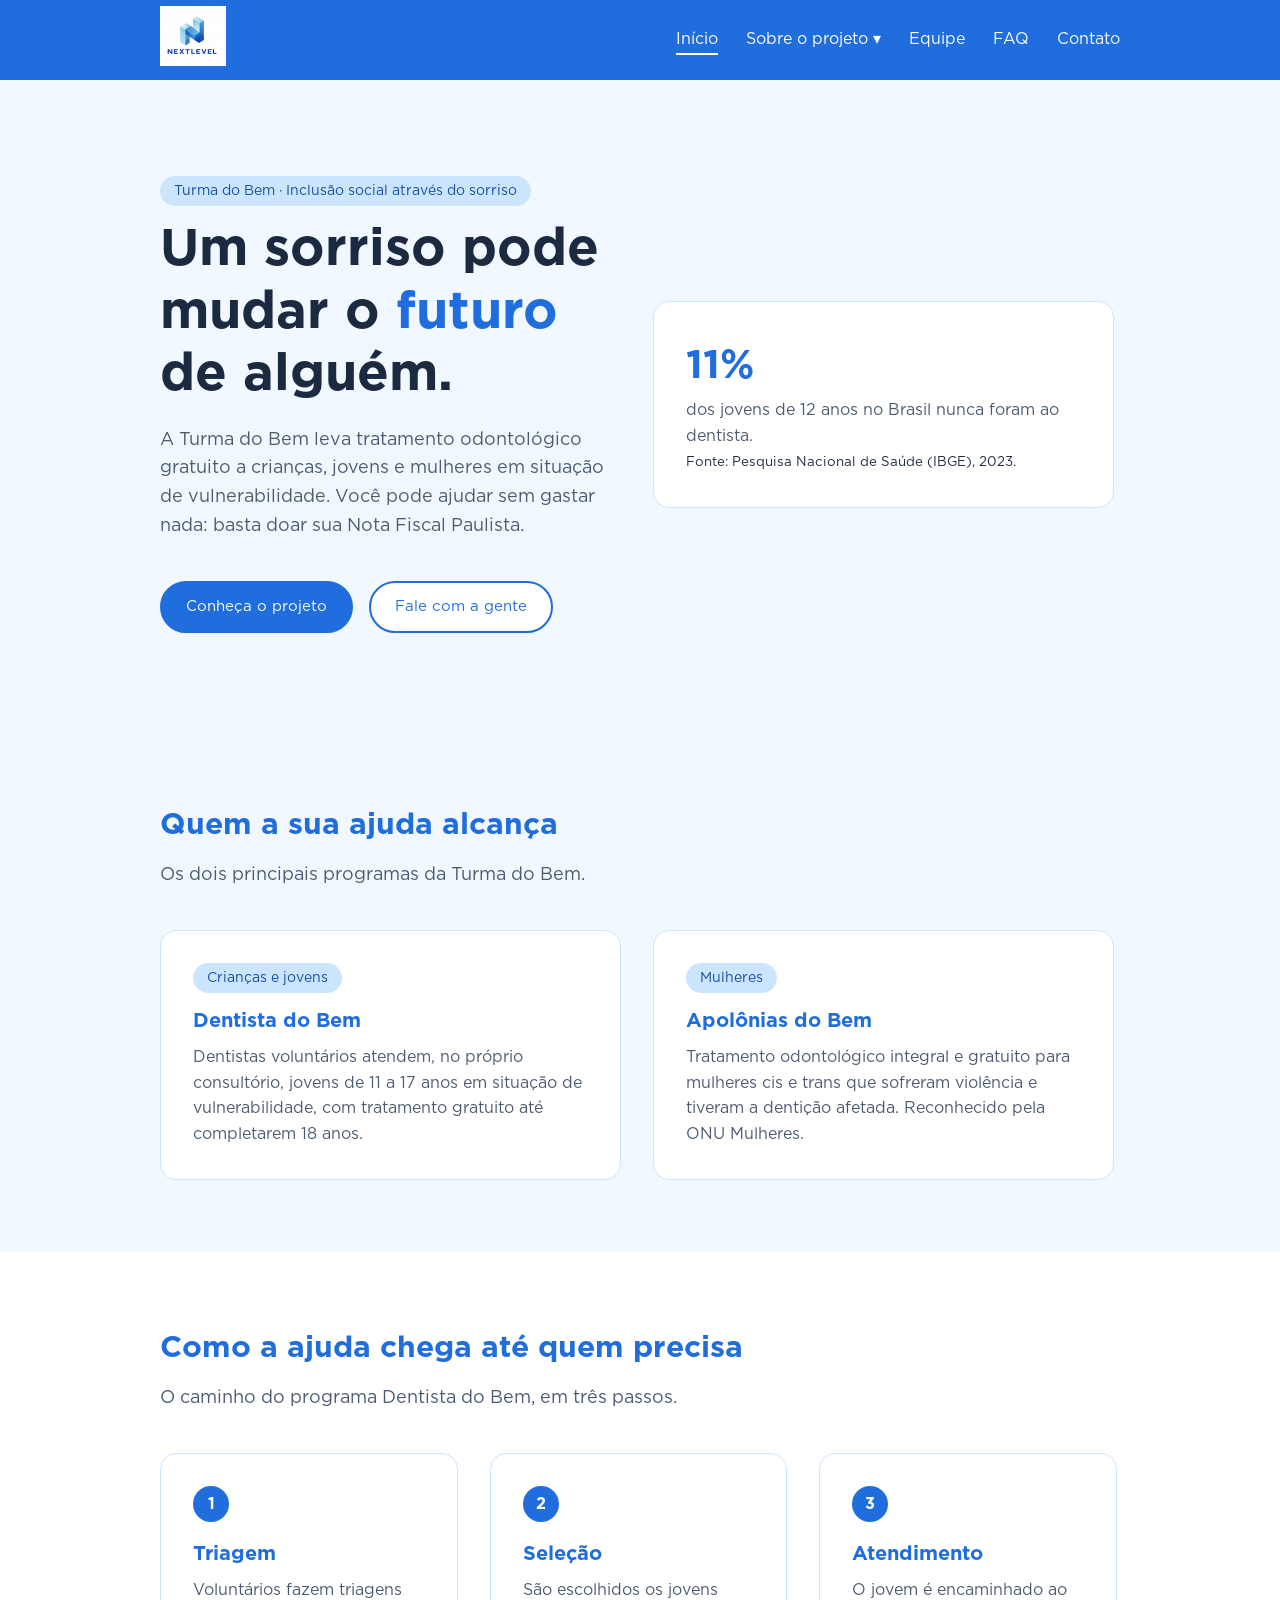
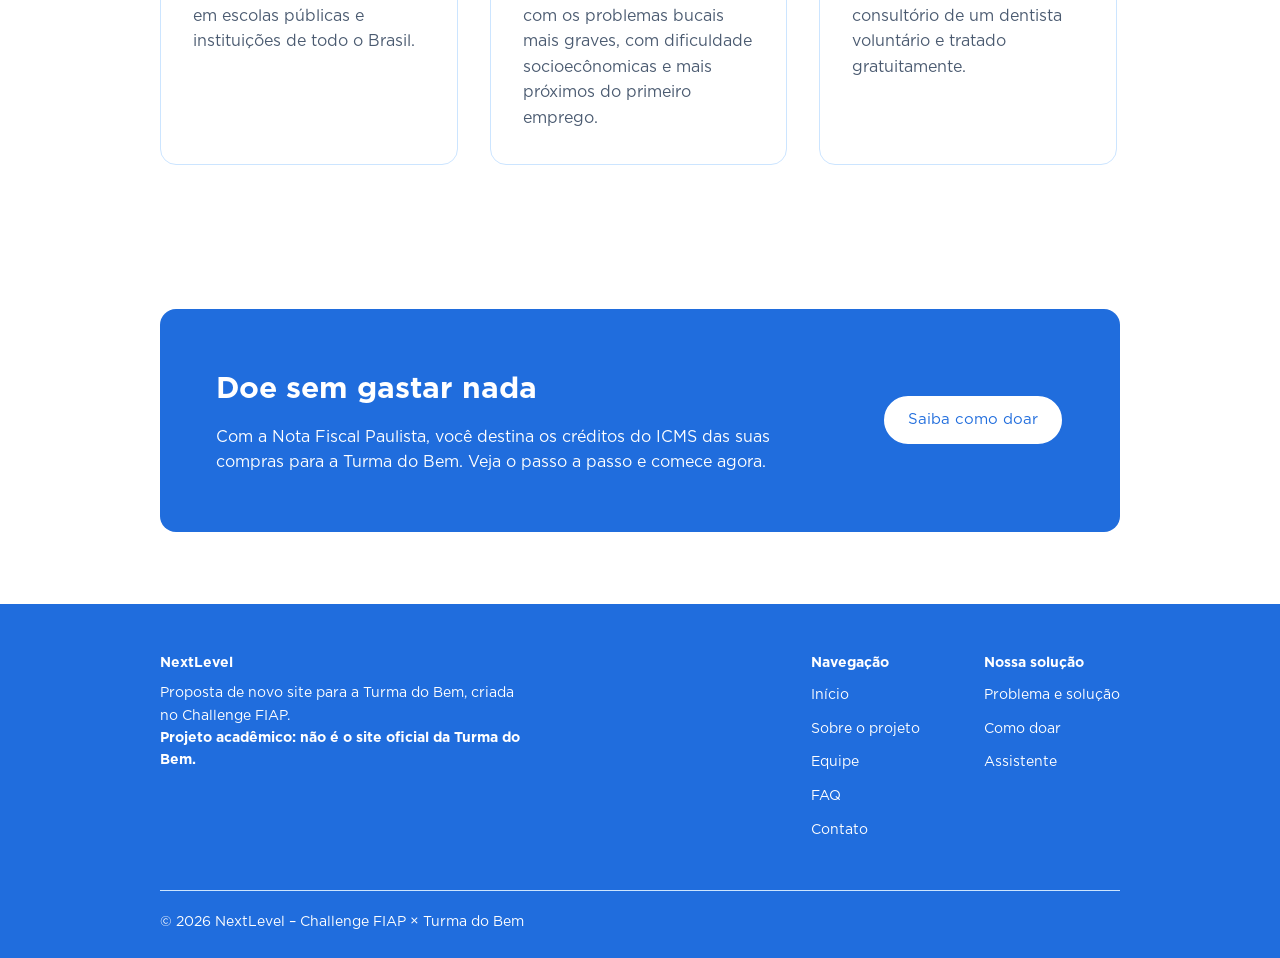
<file: index.html>
<!doctype html>
<html lang="pt-BR">
  <head>
    <meta charset="UTF-8" />
    <meta name="viewport" content="width=device-width, initial-scale=1.0" />
    <meta
      name="description"
      content="Ajude a Turma do Bem a devolver o sorriso para crianças."
    />

    <link rel="stylesheet" href="css/fonts.css" />
    <link rel="stylesheet" href="css/style.css" />

    <title>NextLevel | Turma do Bem</title>
    <script src="js/menu.js" defer></script>
  </head>

  <body>
    <!-- Cabeçalho -->

    <header class="site-header">
      <div class="container header-content">
        <a href="index.html" class="logo">
          <img
            src="imagens/logo_nextlevel.png"
            alt="NextLevel - página inicial"
          />
        </a>

        <!-- Menu hambúrguer -->
        <button
          class="menu-toggle"
          type="button"
          aria-label="Abrir menu"
        >
          <span class="menu-toggle-barra"></span>
          <span class="menu-toggle-barra"></span>
          <span class="menu-toggle-barra"></span>
        </button>

        <nav class="menu-principal" aria-label="Menu principal">
          <ul class="nav-list">
            <li><a href="index.html" class="active">Início</a></li>
            <li class="submenu">
              <a href="pages/sobre.html">Sobre o projeto &#9662;</a>
              <!-- Submenu -->
              <ul class="submenu-lista">
                <li>
                  <a href="pages/problema-solucao.html">Problema e solução</a>
                </li>
                <li><a href="pages/como-doar.html">Como doar</a></li>
                <li><a href="pages/assistente.html">Assistente</a></li>
              </ul>
            </li>
            <li><a href="pages/integrantes.html">Equipe</a></li>
            <li><a href="pages/faq.html">FAQ</a></li>
            <li><a href="pages/contato.html">Contato</a></li>
          </ul>
        </nav>
      </div>
    </header>

    <!-- Conteúdo principal -->

    <main>

      <section class="hero">
        <div class="container linha">
          <div class="col-2">
            <span class="tag"
              >Turma do Bem &middot; Inclusão social através do sorriso</span
            >
            <h1>Um sorriso pode mudar o <span>futuro</span> de alguém.</h1>
            <p class="subtitle">
              A Turma do Bem leva tratamento odontológico gratuito a crianças,
              jovens e mulheres em situação de vulnerabilidade. Você pode ajudar
              sem gastar nada: basta doar sua Nota Fiscal Paulista.
            </p>
            <div class="flex">
              <a href="pages/sobre.html" class="btn btn-primary"
                >Conheça o projeto</a
              >
              <a href="pages/contato.html" class="btn btn-secondary"
                >Fale com a gente</a
              >
            </div>
          </div>

          <aside class="card col-2" aria-label="Dado sobre saúde bucal">
            <p class="numero">11%</p>
            <p>dos jovens de 12 anos no Brasil nunca foram ao dentista.</p>
            <small>Fonte: Pesquisa Nacional de Saúde (IBGE), 2023.</small>
          </aside>
        </div>
      </section>

      <section class="section section-alt">
        <div class="container">
          <h2>Quem a sua ajuda alcança</h2>
          <p class="subtitle">Os dois principais programas da Turma do Bem.</p>

          <div class="linha">
            <article class="card col-2">
              <span class="tag">Crianças e jovens</span>
              <h3>Dentista do Bem</h3>
              <p>
                Dentistas voluntários atendem, no próprio consultório, jovens de
                11 a 17 anos em situação de vulnerabilidade, com tratamento
                gratuito até completarem 18 anos.
              </p>
            </article>

            <article class="card col-2">
              <span class="tag">Mulheres</span>
              <h3>Apolônias do Bem</h3>
              <p>
                Tratamento odontológico integral e gratuito para mulheres cis e
                trans que sofreram violência e tiveram a dentição afetada.
                Reconhecido pela ONU Mulheres.
              </p>
            </article>
          </div>
        </div>
      </section>

      <section class="section">
        <div class="container">
          <h2>Como a ajuda chega até quem precisa</h2>
          <p class="subtitle">
            O caminho do programa Dentista do Bem, em três passos.
          </p>

          <ol class="linha">
            <li class="card col-3">
              <span class="passo">1</span>
              <h3>Triagem</h3>
              <p>
                Voluntários fazem triagens em escolas públicas e instituições de
                todo o Brasil.
              </p>
            </li>
            <li class="card col-3">
              <span class="passo">2</span>
              <h3>Seleção</h3>
              <p>
                São escolhidos os jovens com os problemas bucais mais graves,
                com dificuldade socioecônomicas e mais próximos do primeiro
                emprego.
              </p>
            </li>
            <li class="card col-3">
              <span class="passo">3</span>
              <h3>Atendimento</h3>
              <p>
                O jovem é encaminhado ao consultório de um dentista voluntário e
                tratado gratuitamente.
              </p>
            </li>
          </ol>
        </div>
      </section>

      <section class="section">
        <div class="container">
          <div class="cta-box">
            <div>
              <h2>Doe sem gastar nada</h2>
              <p>
                Com a Nota Fiscal Paulista, você destina os créditos do ICMS das
                suas compras para a Turma do Bem. Veja o passo a passo e comece
                agora.
              </p>
            </div>
            <a href="pages/como-doar.html" class="btn btn-primary"
              >Saiba como doar</a
            >
          </div>
        </div>
      </section>
    </main>

    <!-- Rodapé -->

    <footer class="site-footer">
      <div class="container">
        <div class="footer-content">
          <div>
            <p class="footer-title">NextLevel</p>
            <p>
              Proposta de novo site para a Turma do Bem, criada no Challenge
              FIAP.<br />
              <strong
                >Projeto acadêmico: não é o site oficial da Turma do
                Bem.</strong
              >
            </p>
          </div>

          <nav aria-label="Links do rodapé" class="footer-nav">
            <div>
              <p class="footer-title">Navegação</p>
              <ul class="footer-links">
                <li><a href="index.html">Início</a></li>
                <li><a href="pages/sobre.html">Sobre o projeto</a></li>
                <li><a href="pages/integrantes.html">Equipe</a></li>
                <li><a href="pages/faq.html">FAQ</a></li>
                <li><a href="pages/contato.html">Contato</a></li>
              </ul>
            </div>

            <div>
              <p class="footer-title">Nossa solução</p>
              <ul class="footer-links">
                <li>
                  <a href="pages/problema-solucao.html">Problema e solução</a>
                </li>
                <li><a href="pages/como-doar.html">Como doar</a></li>
                <li><a href="pages/assistente.html">Assistente</a></li>
              </ul>
            </div>
          </nav>
        </div>

        <p class="footer-bottom">
          &copy; 2026 NextLevel &ndash; Challenge FIAP &times; Turma do Bem
        </p>
      </div>
    </footer>
  </body>
</html>
</file>
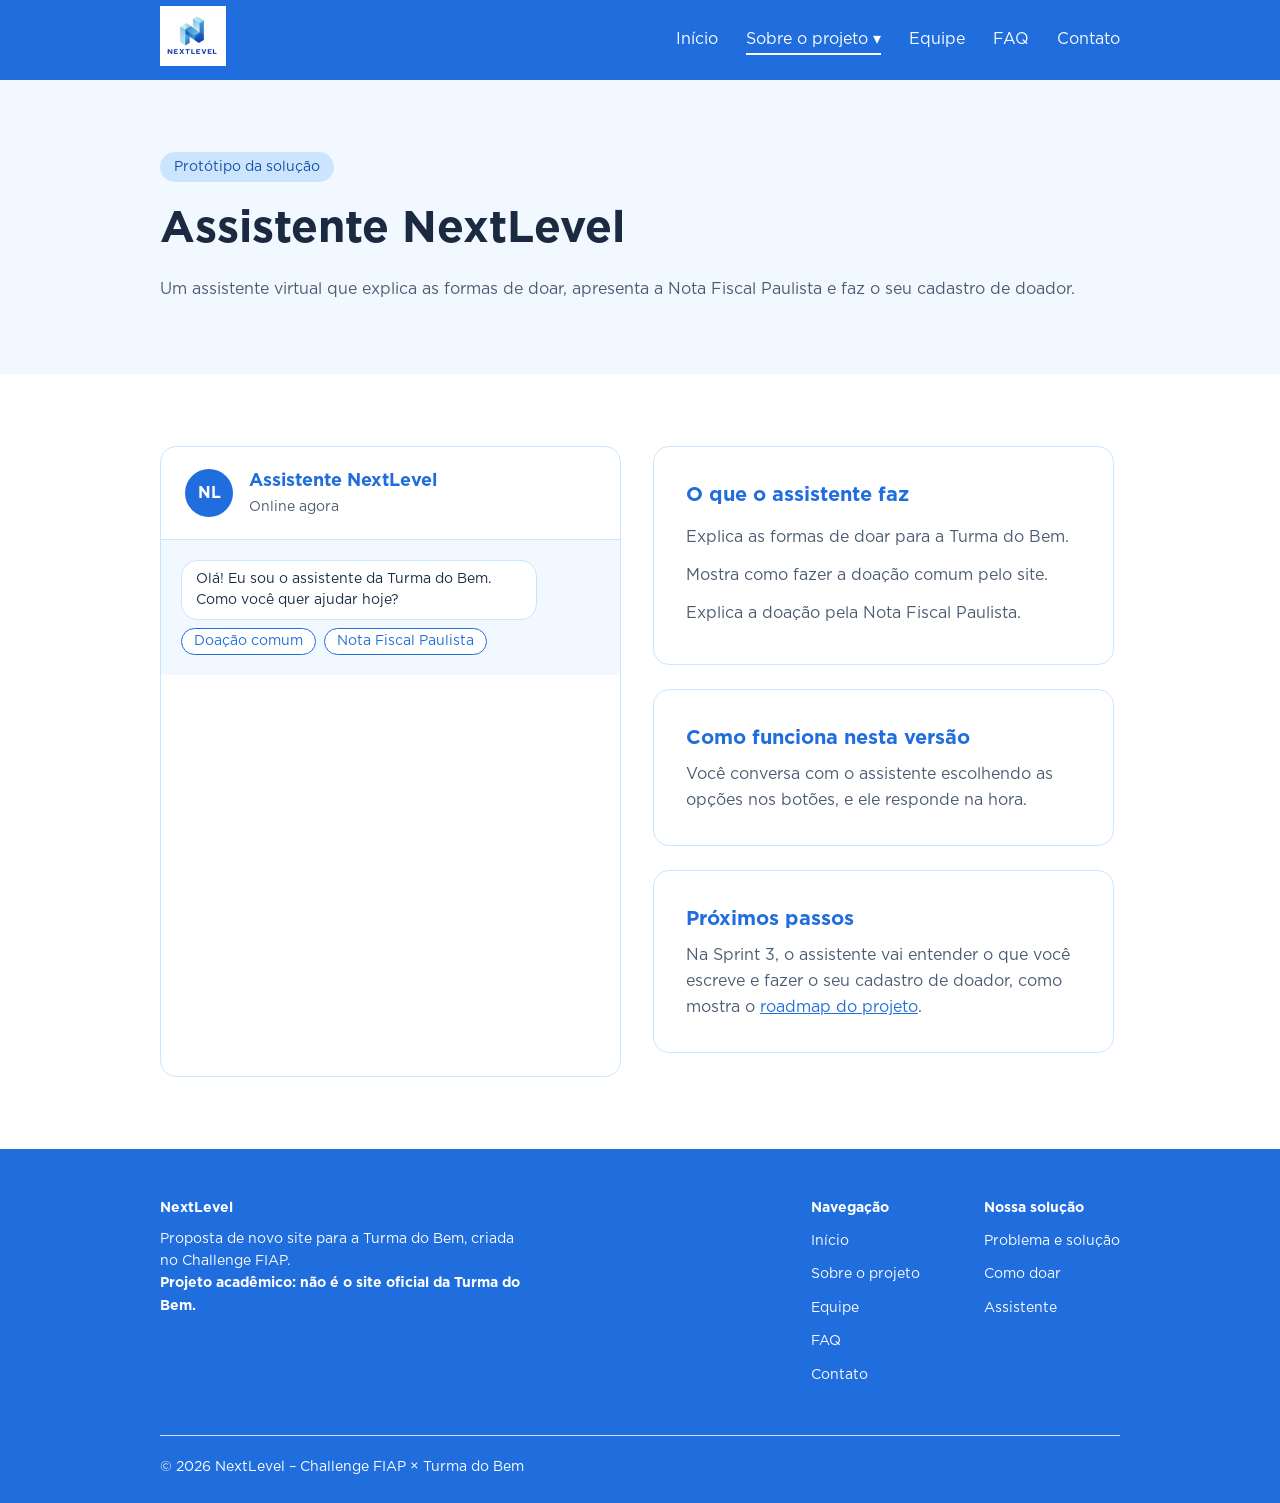
<file: pages/assistente.html>
<!doctype html>
<html lang="pt-BR">
  <head>
    <meta charset="UTF-8" />
    <meta name="viewport" content="width=device-width, initial-scale=1.0" />
    <meta
      name="description"
      content="Protótipo do assistente NextLevel: explica a Nota Fiscal Paulista e faz o cadastro de doadores da Turma do Bem."
    />

    <link rel="stylesheet" href="../css/fonts.css" />
    <link rel="stylesheet" href="../css/style.css" />

    <title>Assistente | NextLevel</title>
    <script src="../js/menu.js" defer></script>
    <script src="../js/assistente.js" defer></script>
  </head>

  <body>
    <!-- Cabeçalho -->

    <header class="site-header">
      <div class="container header-content">
        <a href="../index.html" class="logo">
          <img
            src="../imagens/logo_nextlevel.png"
            alt="NextLevel - página inicial"
          />
        </a>

        <!-- Menu hambúrguer -->
        <button
          class="menu-toggle"
          type="button"
          aria-label="Abrir menu"
        >
          <span class="menu-toggle-barra"></span>
          <span class="menu-toggle-barra"></span>
          <span class="menu-toggle-barra"></span>
        </button>

        <nav class="menu-principal" aria-label="Menu principal">
          <ul class="nav-list">
            <li><a href="../index.html">Início</a></li>
            <li class="submenu">
              <a href="sobre.html" class="active">Sobre o projeto &#9662;</a>
              <!-- Submenu -->
              <ul class="submenu-lista">
                <li><a href="problema-solucao.html">Problema e solução</a></li>
                <li><a href="como-doar.html">Como doar</a></li>
                <li><a href="assistente.html">Assistente</a></li>
              </ul>
            </li>
            <li><a href="integrantes.html">Equipe</a></li>
            <li><a href="faq.html">FAQ</a></li>
            <li><a href="contato.html">Contato</a></li>
          </ul>
        </nav>
      </div>
    </header>

    <!-- Conteúdo principal -->
    <main>

      <section class="section section-alt">
        <div class="container">
          <span class="tag">Protótipo da solução</span>
          <h1>Assistente NextLevel</h1>
          <p>
            Um assistente virtual que explica as formas de doar, apresenta a
            Nota Fiscal Paulista e faz o seu cadastro de doador.
          </p>
        </div>
      </section>

      <section class="section">
        <div class="container linha">

          <article class="card chat col-2" aria-label="Simulação de conversa">
            <div class="chat-topo flex">
              <span class="chat-avatar" aria-hidden="true">NL</span>
              <div>
                <h2 class="chat-nome">Assistente NextLevel</h2>
                <p class="nota">Online agora</p>
              </div>
            </div>

            <ol class="chat-mensagens">
              <li class="msg msg-bot">
                Olá! Eu sou o assistente da Turma do Bem. Como você quer ajudar
                hoje?
              </li>
              <li id="chat-inicio" class="chat-opcoes flex">
                <button type="button" class="opcao" id="btn-doacao-comum">Doação comum</button>
                <button type="button" class="opcao" id="btn-nota-fiscal">Nota Fiscal Paulista</button>
              </li>

              <li id="resposta-doacao-comum" class="chat-resposta">
                <p class="msg msg-usuario">Doação comum</p>
                <p class="msg msg-bot">
                  A doação comum é feita direto no site da Turma do Bem, no
                  valor que você quiser. Cada doação ajuda a levar tratamento
                  odontológico gratuito para quem precisa.
                </p>
                <div class="chat-opcoes flex">
                  <button type="button" class="opcao btn-voltar">Voltar ao início</button>
                  <button type="button" class="opcao btn-finalizar">Finalizar</button>
                </div>
              </li>

              <li id="resposta-nota-fiscal" class="chat-resposta">
                <p class="msg msg-usuario">Nota Fiscal Paulista</p>
                <p class="msg msg-bot">
                  Com a Nota Fiscal Paulista, parte do imposto das suas compras
                  vai para a Turma do Bem, sem custo para você. É só entrar no
                  site da Nota Fiscal Paulista e escolher a Turma do Bem como
                  entidade.
                </p>
                <div class="chat-opcoes flex">
                  <button type="button" class="opcao" id="btn-cadastro">Quero me cadastrar</button>
                  <button type="button" class="opcao btn-voltar">Voltar ao início</button>
                </div>
              </li>

              <li id="resposta-cadastro" class="chat-resposta">
                <p class="msg msg-usuario">Quero me cadastrar</p>
                <p class="msg msg-bot">
                  O cadastro de doador pelo assistente chega na próxima versão.
                  Por enquanto, você pode falar com a gente pela página de
                  <a href="contato.html">Contato</a>.
                </p>
                <div class="chat-opcoes flex">
                  <button type="button" class="opcao btn-voltar">Voltar ao início</button>
                  <button type="button" class="opcao btn-finalizar">Finalizar</button>
                </div>
              </li>

              <li id="resposta-finalizar" class="chat-resposta">
                <p class="msg msg-usuario">Finalizar</p>
                <p class="msg msg-bot">
                  Muito obrigado por usar o assistente da Turma do Bem.
                  Esperamos contar com o seu apoio sempre!
                </p>
              </li>
            </ol>
          </article>

          <aside class="col-2">
            <div class="card">
              <h3>O que o assistente faz</h3>
              <ul class="lista-simples">
                <li>Explica as formas de doar para a Turma do Bem.</li>
                <li>Mostra como fazer a doação comum pelo site.</li>
                <li>Explica a doação pela Nota Fiscal Paulista.</li>
              </ul>
            </div>
            <div class="card">
              <h3>Como funciona nesta versão</h3>
              <p>
                Você conversa com o assistente escolhendo as opções nos botões,
                e ele responde na hora.
              </p>
            </div>
            <div class="card">
              <h3>Próximos passos</h3>
              <p>
                Na Sprint 3, o assistente vai entender o que você escreve e
                fazer o seu cadastro de doador, como mostra o
                <a href="sobre.html">roadmap do projeto</a>.
              </p>
            </div>
          </aside>
        </div>
      </section>
    </main>

    <!-- Rodapé -->

    <footer class="site-footer">
      <div class="container">
        <div class="footer-content">
          <div>
            <p class="footer-title">NextLevel</p>
            <p>
              Proposta de novo site para a Turma do Bem, criada no Challenge
              FIAP.<br />
              <strong
                >Projeto acadêmico: não é o site oficial da Turma do
                Bem.</strong
              >
            </p>
          </div>

          <nav aria-label="Links do rodapé" class="footer-nav">
            <div>
              <p class="footer-title">Navegação</p>
              <ul class="footer-links">
                <li><a href="../index.html">Início</a></li>
                <li><a href="sobre.html">Sobre o projeto</a></li>
                <li><a href="integrantes.html">Equipe</a></li>
                <li><a href="faq.html">FAQ</a></li>
                <li><a href="contato.html">Contato</a></li>
              </ul>
            </div>

            <div>
              <p class="footer-title">Nossa solução</p>
              <ul class="footer-links">
                <li><a href="problema-solucao.html">Problema e solução</a></li>
                <li><a href="como-doar.html">Como doar</a></li>
                <li><a href="assistente.html">Assistente</a></li>
              </ul>
            </div>
          </nav>
        </div>

        <p class="footer-bottom">
          &copy; 2026 NextLevel &ndash; Challenge FIAP &times; Turma do Bem
        </p>
      </div>
    </footer>
  </body>
</html>
</file>
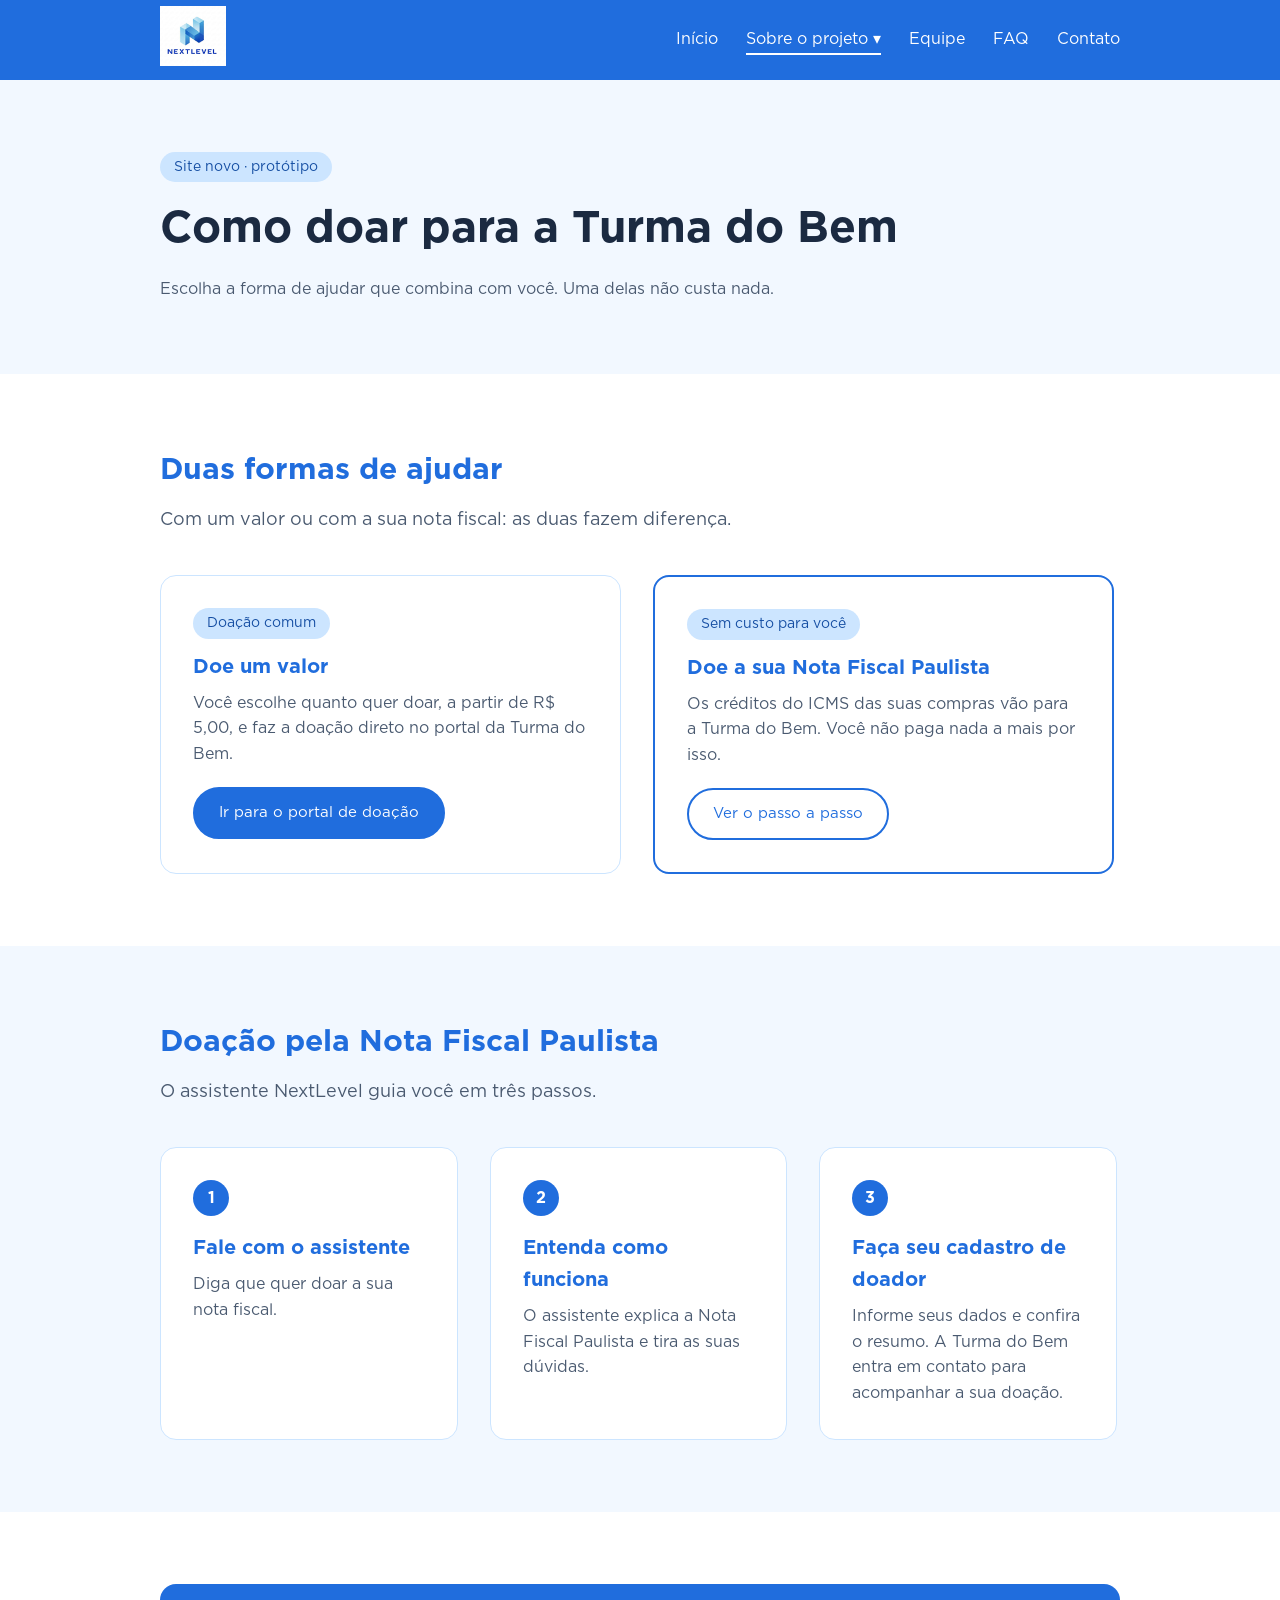
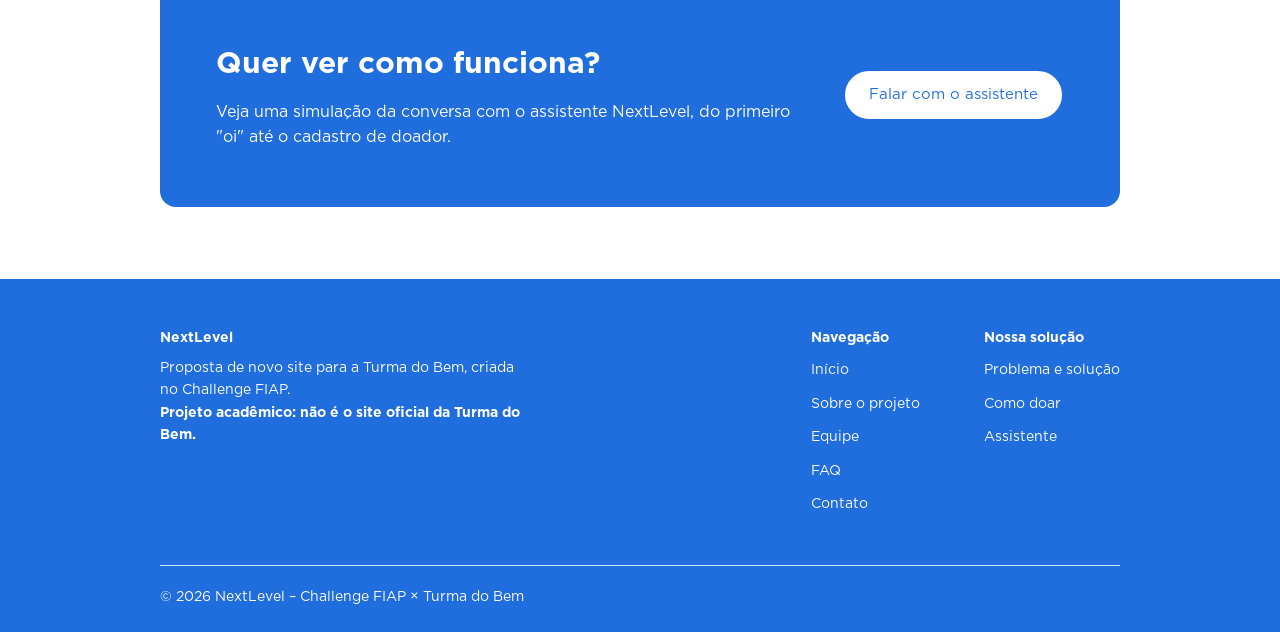
<file: pages/como-doar.html>
<!doctype html>
<html lang="pt-BR">
  <head>
    <meta charset="UTF-8" />
    <meta name="viewport" content="width=device-width, initial-scale=1.0" />
    <meta
      name="description"
      content="Protótipo do novo site: como doar para a Turma do Bem com um valor ou com a Nota Fiscal Paulista."
    />

    <link rel="stylesheet" href="../css/fonts.css" />
    <link rel="stylesheet" href="../css/style.css" />

    <title>Como doar | NextLevel</title>
    <script src="../js/menu.js" defer></script>
  </head>

  <body>
    <!-- Cabeçalho -->

    <header class="site-header">
      <div class="container header-content">
        <a href="../index.html" class="logo">
          <img
            src="../imagens/logo_nextlevel.png"
            alt="NextLevel - página inicial"
          />
        </a>

        <!-- Menu hambúrguer -->
        <button
          class="menu-toggle"
          type="button"
          aria-label="Abrir menu"
        >
          <span class="menu-toggle-barra"></span>
          <span class="menu-toggle-barra"></span>
          <span class="menu-toggle-barra"></span>
        </button>

        <nav class="menu-principal" aria-label="Menu principal">
          <ul class="nav-list">
            <li><a href="../index.html">Início</a></li>
            <li class="submenu">
              <a href="sobre.html" class="active">Sobre o projeto &#9662;</a>
              <!-- Submenu -->
              <ul class="submenu-lista">
                <li><a href="problema-solucao.html">Problema e solução</a></li>
                <li><a href="como-doar.html">Como doar</a></li>
                <li><a href="assistente.html">Assistente</a></li>
              </ul>
            </li>
            <li><a href="integrantes.html">Equipe</a></li>
            <li><a href="faq.html">FAQ</a></li>
            <li><a href="contato.html">Contato</a></li>
          </ul>
        </nav>
      </div>
    </header>

    <!-- Conteúdo principal -->
    <main>

      <section class="section section-alt">
        <div class="container">
          <span class="tag">Site novo &middot; protótipo</span>
          <h1>Como doar para a Turma do Bem</h1>
          <p>
            Escolha a forma de ajudar que combina com você. Uma delas não custa
            nada.
          </p>
        </div>
      </section>

      <section class="section">
        <div class="container">
          <h2>Duas formas de ajudar</h2>
          <p class="subtitle">
            Com um valor ou com a sua nota fiscal: as duas fazem diferença.
          </p>

          <div class="linha">
            <article class="card col-2">
              <span class="tag">Doação comum</span>
              <h3>Doe um valor</h3>
              <p>
                Você escolhe quanto quer doar, a partir de R$ 5,00, e faz a
                doação direto no portal da Turma do Bem.
              </p>
              <a
                href="https://turmadobem.org.br"
                class="btn btn-primary botao-card"
                target="_blank"
                rel="noopener"
                >Ir para o portal de doação</a
              >
            </article>

            <article class="card card-destaque col-2">
              <span class="tag">Sem custo para você</span>
              <h3>Doe a sua Nota Fiscal Paulista</h3>
              <p>
                Os créditos do ICMS das suas compras vão para a Turma do Bem.
                Você não paga nada a mais por isso.
              </p>
              <a href="#passo-a-passo" class="btn btn-secondary botao-card"
                >Ver o passo a passo</a
              >
            </article>
          </div>
        </div>
      </section>

      <section class="section section-alt" id="passo-a-passo">
        <div class="container">
          <h2>Doação pela Nota Fiscal Paulista</h2>
          <p class="subtitle">O assistente NextLevel guia você em três passos.</p>

          <ol class="linha">
            <li class="card col-3">
              <span class="passo">1</span>
              <h3>Fale com o assistente</h3>
              <p>Diga que quer doar a sua nota fiscal.</p>
            </li>
            <li class="card col-3">
              <span class="passo">2</span>
              <h3>Entenda como funciona</h3>
              <p>
                O assistente explica a Nota Fiscal Paulista e tira as suas
                dúvidas.
              </p>
            </li>
            <li class="card col-3">
              <span class="passo">3</span>
              <h3>Faça seu cadastro de doador</h3>
              <p>
                Informe seus dados e confira o resumo. A Turma do Bem entra em
                contato para acompanhar a sua doação.
              </p>
            </li>
          </ol>
        </div>
      </section>

      <section class="section">
        <div class="container">
          <div class="cta-box">
            <div>
              <h2>Quer ver como funciona?</h2>
              <p>
                Veja uma simulação da conversa com o assistente NextLevel,
                do primeiro "oi" até o cadastro de doador.
              </p>
            </div>
            <a href="assistente.html" class="btn btn-primary"
              >Falar com o assistente</a
            >
          </div>
        </div>
      </section>
    </main>

    <!-- Rodapé -->

    <footer class="site-footer">
      <div class="container">
        <div class="footer-content">
          <div>
            <p class="footer-title">NextLevel</p>
            <p>
              Proposta de novo site para a Turma do Bem, criada no Challenge
              FIAP.<br />
              <strong
                >Projeto acadêmico: não é o site oficial da Turma do
                Bem.</strong
              >
            </p>
          </div>

          <nav aria-label="Links do rodapé" class="footer-nav">
            <div>
              <p class="footer-title">Navegação</p>
              <ul class="footer-links">
                <li><a href="../index.html">Início</a></li>
                <li><a href="sobre.html">Sobre o projeto</a></li>
                <li><a href="integrantes.html">Equipe</a></li>
                <li><a href="faq.html">FAQ</a></li>
                <li><a href="contato.html">Contato</a></li>
              </ul>
            </div>

            <div>
              <p class="footer-title">Nossa solução</p>
              <ul class="footer-links">
                <li><a href="problema-solucao.html">Problema e solução</a></li>
                <li><a href="como-doar.html">Como doar</a></li>
                <li><a href="assistente.html">Assistente</a></li>
              </ul>
            </div>
          </nav>
        </div>

        <p class="footer-bottom">
          &copy; 2026 NextLevel &ndash; Challenge FIAP &times; Turma do Bem
        </p>
      </div>
    </footer>
  </body>
</html>
</file>
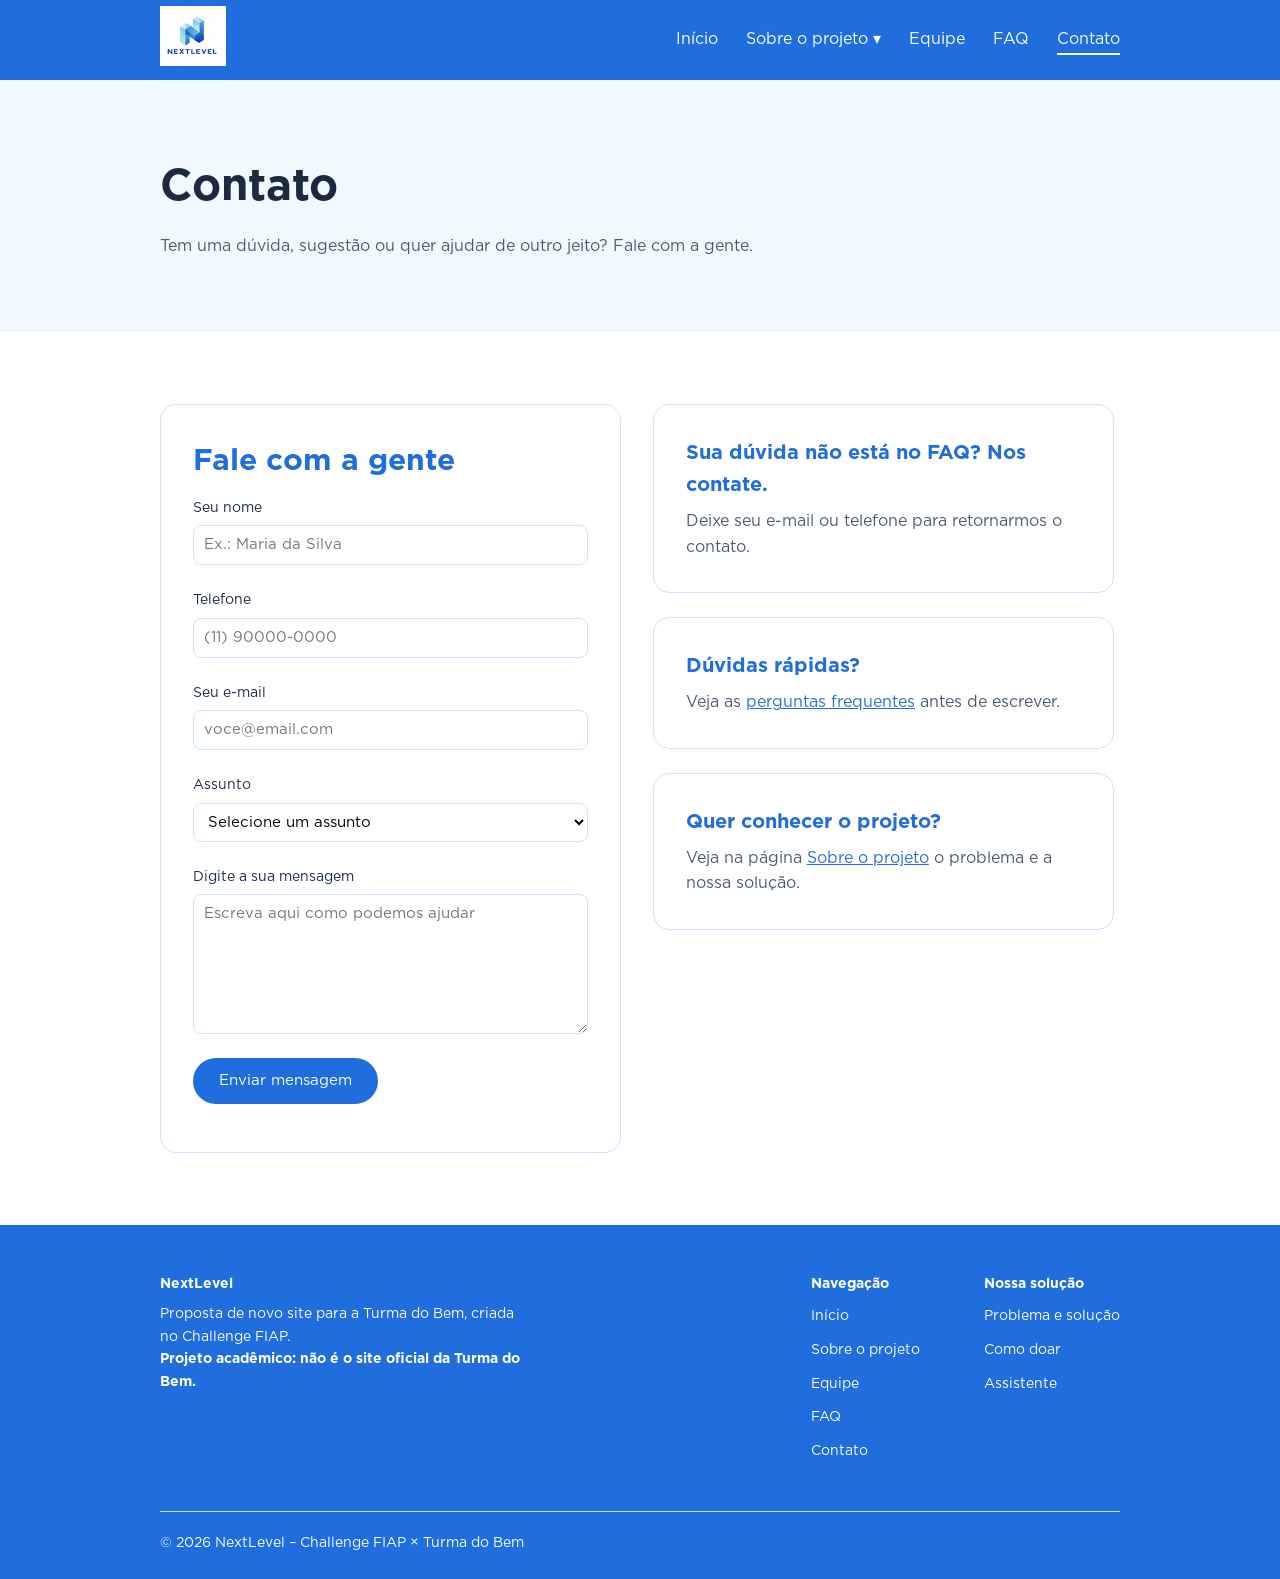
<file: pages/contato.html>
<!doctype html>
<html lang="pt-BR">
  <head>
    <meta charset="UTF-8" />
    <meta name="viewport" content="width=device-width, initial-scale=1.0" />
    <meta
      name="description"
      content="Fale com a equipe do projeto NextLevel."
    />

    <link rel="stylesheet" href="../css/fonts.css" />
    <link rel="stylesheet" href="../css/style.css" />

    <title>Contato | NextLevel</title>
    <script src="../js/menu.js" defer></script>
    <script src="../js/contato.js" defer></script>
  </head>

  <body>
    <!-- Cabeçalho -->
    <header class="site-header">
      <div class="container header-content">
        <a href="../index.html" class="logo">
          <img
            src="../imagens/logo_nextlevel.png"
            alt="NextLevel - página inicial"
          />
        </a>

        <!-- Menu hambúrguer -->
        <button
          class="menu-toggle"
          type="button"
          aria-label="Abrir menu"
        >
          <span class="menu-toggle-barra"></span>
          <span class="menu-toggle-barra"></span>
          <span class="menu-toggle-barra"></span>
        </button>

        <nav class="menu-principal" aria-label="Menu principal">
          <ul class="nav-list">
            <li><a href="../index.html">Início</a></li>
            <li class="submenu">
              <a href="sobre.html">Sobre o projeto &#9662;</a>
              <!-- Submenu -->
              <ul class="submenu-lista">
                <li><a href="problema-solucao.html">Problema e solução</a></li>
                <li><a href="como-doar.html">Como doar</a></li>
                <li><a href="assistente.html">Assistente</a></li>
              </ul>
            </li>
            <li><a href="integrantes.html">Equipe</a></li>
            <li><a href="faq.html">FAQ</a></li>
            <li><a href="contato.html" class="active">Contato</a></li>
          </ul>
        </nav>
      </div>
    </header>

    <!-- Conteúdo principal -->
    <main>

      <section class="section section-alt">
        <div class="container">
          <h1>Contato</h1>
          <p>
            Tem uma dúvida, sugestão ou quer ajudar de outro jeito? Fale com a
            gente.
          </p>
        </div>
      </section>

      <section class="section">
        <div class="container linha">

          <form id="form-contato" class="card col-2" action="#" method="post" novalidate>
            <h2>Fale com a gente</h2>

            <div class="form-group">
              <label for="nome">Seu nome</label>
              <input
                type="text"
                id="nome"
                name="nome"
                placeholder="Ex.: Maria da Silva"
              />
              <span class="mensagem-erro" id="erro-nome"></span>
            </div>
            <div class="form-group">
              <label for="telefone">Telefone</label>
              <input
                type="tel"
                id="telefone"
                name="telefone"
                placeholder="(11) 90000-0000"
              />
              <span class="mensagem-erro" id="erro-telefone"></span>
            </div>

            <div class="form-group">
              <label for="email">Seu e-mail</label>
              <input
                type="email"
                id="email"
                name="email"
                placeholder="voce@email.com"
              />
              <span class="mensagem-erro" id="erro-email"></span>
            </div>

            <div class="form-group">
              <label for="assunto">Assunto</label>
              <select id="assunto" name="assunto">
                <option value="">Selecione um assunto</option>
                <option value="doacao">Doação</option>
                <option value="nota-fiscal">Nota Fiscal Paulista</option>
                <option value="voluntario">Quero ser voluntário</option>
                <option value="outro">Outro</option>
              </select>
              <span class="mensagem-erro" id="erro-assunto"></span>
            </div>

            <div class="form-group">
              <label for="mensagem">Digite a sua mensagem</label>
              <textarea
                id="mensagem"
                name="mensagem"
                placeholder="Escreva aqui como podemos ajudar"
              ></textarea>
              <span class="mensagem-erro" id="erro-mensagem"></span>
            </div>

            <button type="submit" class="btn btn-primary">
              Enviar mensagem
            </button>

            <p class="mensagem-sucesso" id="mensagem-sucesso"></p>
          </form>

          <aside class="col-2">
            <div class="card">
              <h3>Sua dúvida não está no FAQ? Nos contate.</h3>
              <p>
                Deixe seu e-mail ou telefone para retornarmos o contato.
              </p>
            </div>
            <div class="card">
              <h3>Dúvidas rápidas?</h3>
              <p>
                Veja as <a href="faq.html">perguntas frequentes</a> antes de
                escrever.
              </p>
            </div>
            <div class="card">
              <h3>Quer conhecer o projeto?</h3>
              <p>
                Veja na página <a href="sobre.html">Sobre o projeto</a> o
                problema e a nossa solução.
              </p>
            </div>
          </aside>
        </div>
      </section>
    </main>

    <!-- Rodapé -->

    <footer class="site-footer">
      <div class="container">
        <div class="footer-content">
          <div>
            <p class="footer-title">NextLevel</p>
            <p>
              Proposta de novo site para a Turma do Bem, criada no Challenge
              FIAP.<br />
              <strong
                >Projeto acadêmico: não é o site oficial da Turma do
                Bem.</strong
              >
            </p>
          </div>

          <nav aria-label="Links do rodapé" class="footer-nav">
            <div>
              <p class="footer-title">Navegação</p>
              <ul class="footer-links">
                <li><a href="../index.html">Início</a></li>
                <li><a href="sobre.html">Sobre o projeto</a></li>
                <li><a href="integrantes.html">Equipe</a></li>
                <li><a href="faq.html">FAQ</a></li>
                <li><a href="contato.html">Contato</a></li>
              </ul>
            </div>

            <div>
              <p class="footer-title">Nossa solução</p>
              <ul class="footer-links">
                <li><a href="problema-solucao.html">Problema e solução</a></li>
                <li><a href="como-doar.html">Como doar</a></li>
                <li><a href="assistente.html">Assistente</a></li>
              </ul>
            </div>
          </nav>
        </div>

        <p class="footer-bottom">
          &copy; 2026 NextLevel &ndash; Challenge FIAP &times; Turma do Bem
        </p>
      </div>
    </footer>
  </body>
</html>
</file>
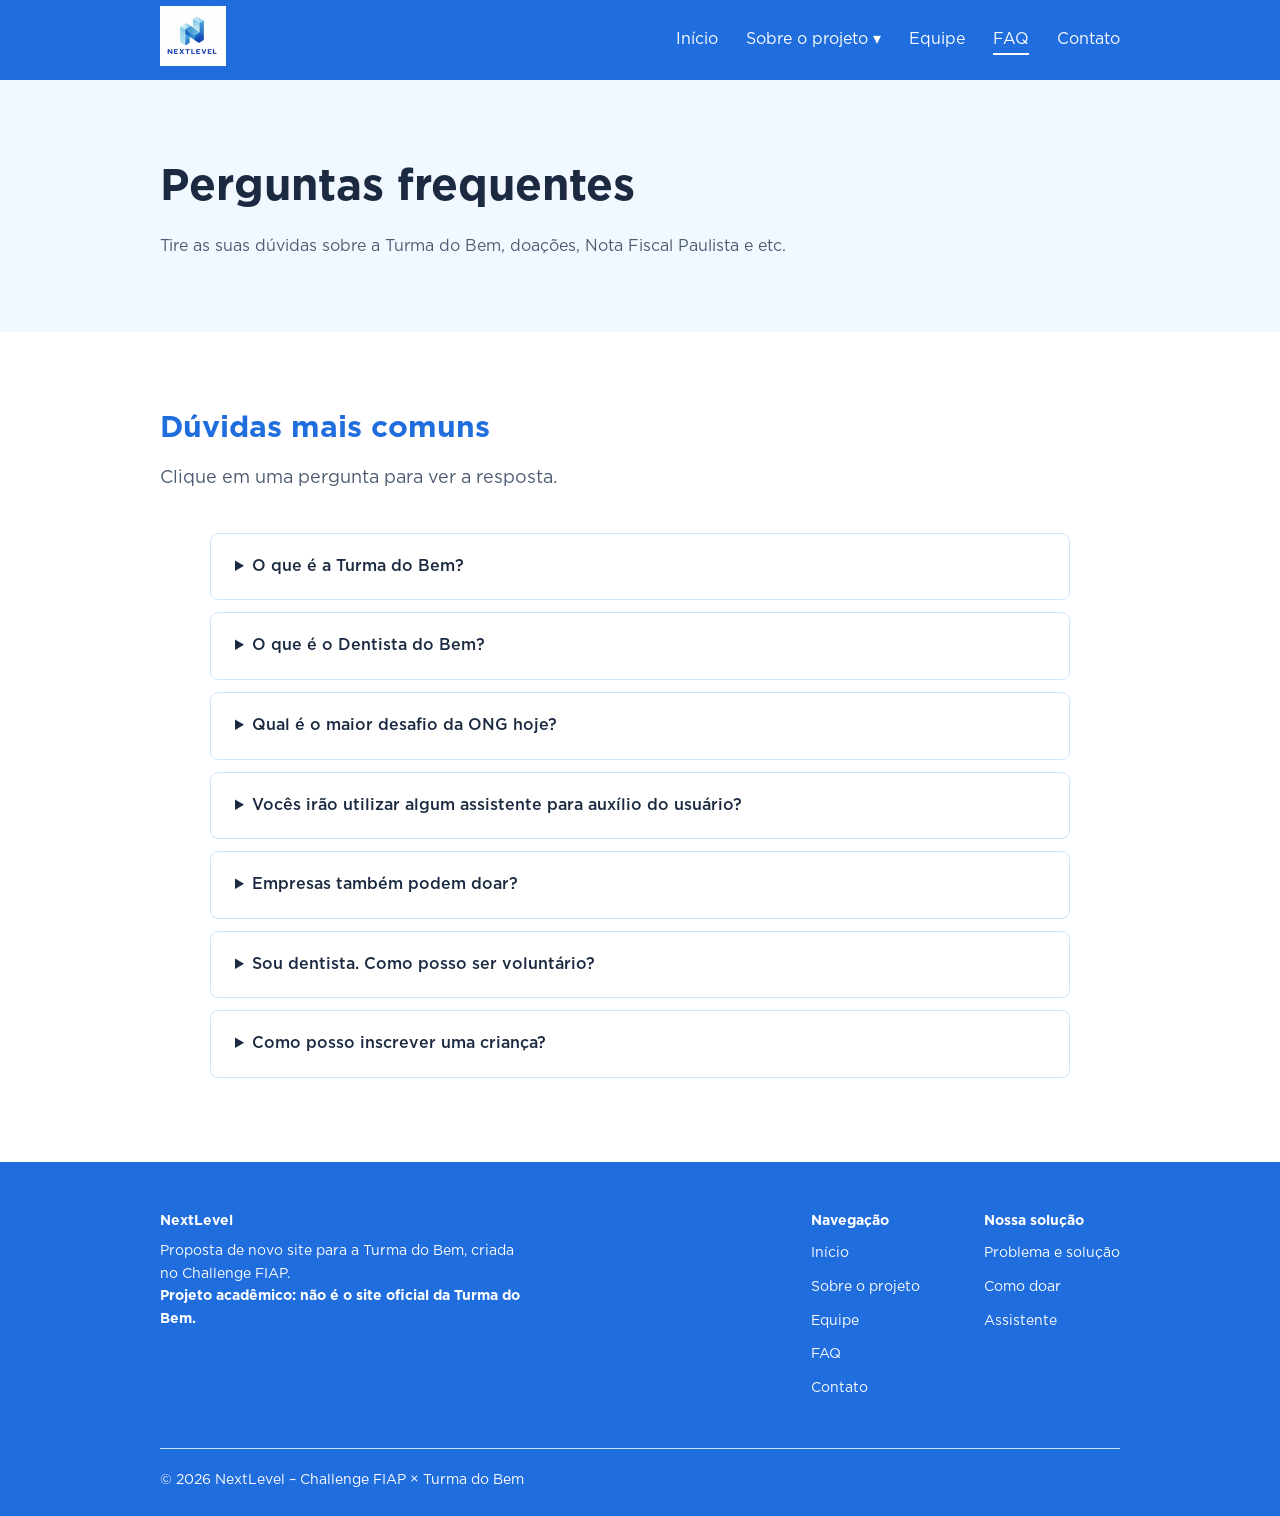
<file: pages/faq.html>
<!doctype html>
<html lang="pt-BR">
  <head>
    <meta charset="UTF-8" />
    <meta name="viewport" content="width=device-width, initial-scale=1.0" />
    <meta
      name="description"
      content="Perguntas frequentes sobre a nossa solução,Turma do bem, Dentista do bem, doações e a Nota Fiscal Paulista."
    />

    <link rel="stylesheet" href="../css/fonts.css" />
    <link rel="stylesheet" href="../css/style.css" />

    <title>FAQ | NextLevel</title>
    <script src="../js/menu.js" defer></script>
  </head>

  <body>
    <!-- Cabeçalho -->

    <header class="site-header">
      <div class="container header-content">
        <a href="../index.html" class="logo">
          <img
            src="../imagens/logo_nextlevel.png"
            alt="NextLevel - página inicial"
          />
        </a>

        <!-- Menu hambúrguer -->
        <button
          class="menu-toggle"
          type="button"
          aria-label="Abrir menu"
        >
          <span class="menu-toggle-barra"></span>
          <span class="menu-toggle-barra"></span>
          <span class="menu-toggle-barra"></span>
        </button>

        <nav class="menu-principal" aria-label="Menu principal">
          <ul class="nav-list">
            <li><a href="../index.html">Início</a></li>
            <li class="submenu">
              <a href="sobre.html">Sobre o projeto &#9662;</a>
              <!-- Submenu -->
              <ul class="submenu-lista">
                <li><a href="problema-solucao.html">Problema e solução</a></li>
                <li><a href="como-doar.html">Como doar</a></li>
                <li><a href="assistente.html">Assistente</a></li>
              </ul>
            </li>
            <li><a href="integrantes.html">Equipe</a></li>
            <li><a href="faq.html" class="active">FAQ</a></li>
            <li><a href="contato.html">Contato</a></li>
          </ul>
        </nav>
      </div>
    </header>

    <!-- Conteúdo principal -->
    <main>

      <section class="section section-alt">
        <div class="container">
          <h1>Perguntas frequentes</h1>
          <p>
            Tire as suas dúvidas sobre a Turma do Bem, doações, Nota Fiscal
            Paulista e etc.
          </p>
        </div>
      </section>

      <section class="section">
        <div class="container">
          <h2>Dúvidas mais comuns</h2>
          <p class="subtitle">Clique em uma pergunta para ver a resposta.</p>

          <div class="faq-list">
            <details class="faq-item">
              <summary>O que é a Turma do Bem?</summary>
              <p>
                É uma ONG fundada em 2002 que gerencia a maior rede de
                voluntariado odontológico especializado do mundo, levando
                tratamento gratuito a crianças e mulheres em situação de
                vulnerabilidade.
              </p>
            </details>

            <details class="faq-item">
              <summary>O que é o Dentista do Bem?</summary>
              <p>
                O Dentista do Bem é o principal programa da TdB, e conta com o
                trabalho voluntário de cirurgiões-dentistas que atendem em seu
                próprio consultório crianças e jovens em situação de
                vulnerabilidade social entre 11 e 17 anos, proporcionando
                tratamento odontológico gratuito até que completem 18 anos.
              </p>
            </details>

            <details class="faq-item">
              <summary>Qual é o maior desafio da ONG hoje?</summary>
              <p>
                Trazer mais doações de pessoas físicas. Hoje, 90% das doações
                vêm de pessoas jurídicas e 10% de pessoas físicas. Para saber
                mais, visite a página <a href="sobre.html">Sobre o projeto</a>.
              </p>
            </details>

            <details class="faq-item">
              <summary>
                Vocês irão utilizar algum assistente para auxílio do usuário?
              </summary>
              <p>
                Sim. Vamos criar um chatbot que explica como doar a Nota Fiscal
                Paulista e faz o cadastro de doadores da Turma do Bem, para que
                a equipe possa entrar em contato.
              </p>
            </details>

            <details class="faq-item">
              <summary>Empresas também podem doar?</summary>
              <p>
                Sim. No novo site, as empresas terão um atendimento direcionado
                com todas as informações para doar. (Funcionalidade em
                desenvolvimento.)
              </p>
            </details>

            <details class="faq-item">
              <summary>Sou dentista. Como posso ser voluntário?</summary>
              <p>
                Dentistas voluntários atendem os jovens no próprio consultório.
                Entre em
                <a href="contato.html">contato</a> para saber como participar.
              </p>
            </details>

            <details class="faq-item">
              <summary>Como posso inscrever uma criança?</summary>
              <p>
                Os jovens de 11 a 17 anos são selecionados em triagens feitas em
                escolas públicas e instituições. É preciso ir com um responsável e
                levar RG e comprovante de residência. Os selecionados recebem uma
                carta com as orientações para começar o tratamento.
              </p>
            </details>
          </div>
        </div>
      </section>
    </main>

    <!-- Rodapé -->

    <footer class="site-footer">
      <div class="container">
        <div class="footer-content">
          <div>
            <p class="footer-title">NextLevel</p>
            <p>
              Proposta de novo site para a Turma do Bem, criada no Challenge
              FIAP.<br />
              <strong
                >Projeto acadêmico: não é o site oficial da Turma do
                Bem.</strong
              >
            </p>
          </div>

          <nav aria-label="Links do rodapé" class="footer-nav">
            <div>
              <p class="footer-title">Navegação</p>
              <ul class="footer-links">
                <li><a href="../index.html">Início</a></li>
                <li><a href="sobre.html">Sobre o projeto</a></li>
                <li><a href="integrantes.html">Equipe</a></li>
                <li><a href="faq.html">FAQ</a></li>
                <li><a href="contato.html">Contato</a></li>
              </ul>
            </div>

            <div>
              <p class="footer-title">Nossa solução</p>
              <ul class="footer-links">
                <li><a href="problema-solucao.html">Problema e solução</a></li>
                <li><a href="como-doar.html">Como doar</a></li>
                <li><a href="assistente.html">Assistente</a></li>
              </ul>
            </div>
          </nav>
        </div>

        <p class="footer-bottom">
          &copy; 2026 NextLevel &ndash; Challenge FIAP &times; Turma do Bem
        </p>
      </div>
    </footer>
  </body>
</html>
</file>
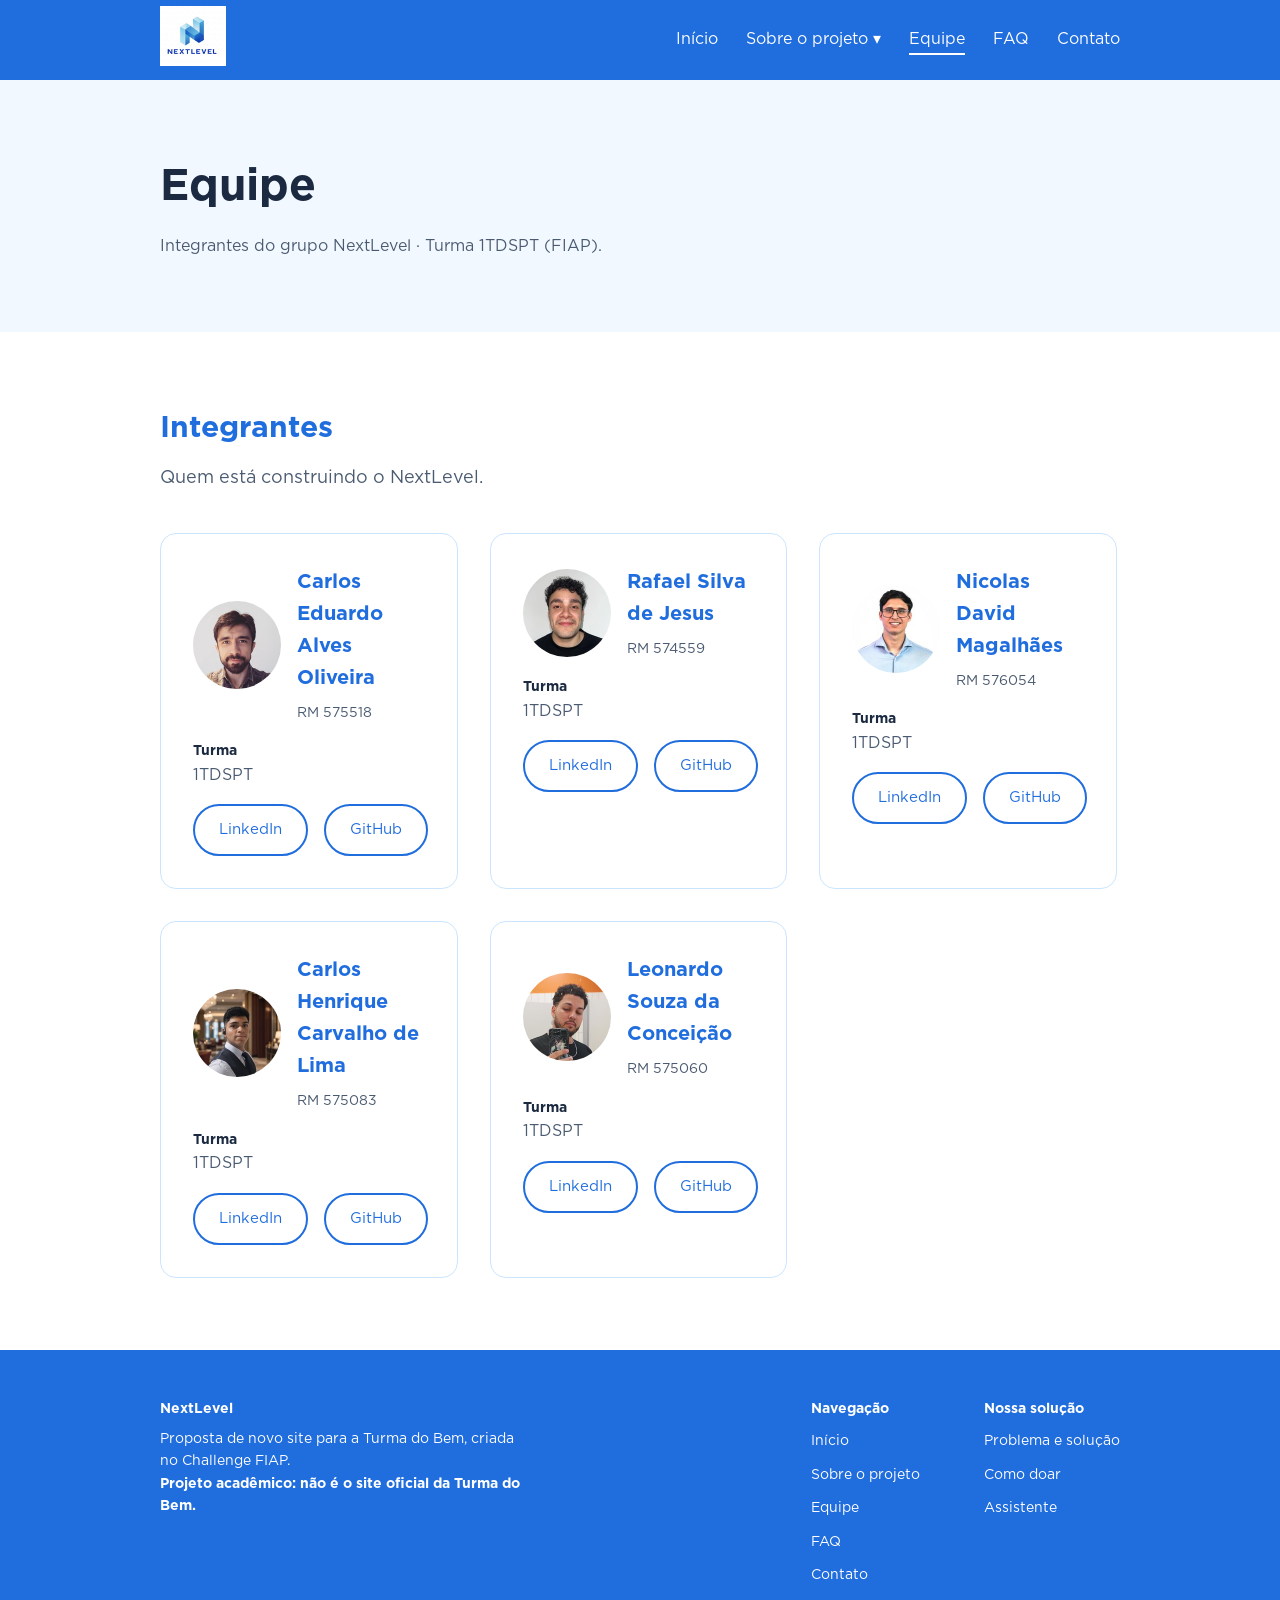
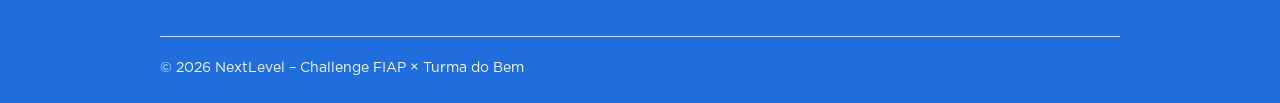
<file: pages/integrantes.html>
<!doctype html>
<html lang="pt-BR">
  <head>
    <meta charset="UTF-8" />
    <meta name="viewport" content="width=device-width, initial-scale=1.0" />
    <meta
      name="description"
      content="Integrantes do grupo NextLevel: nome, RM, turma, GitHub e LinkedIn."
    />

    <link rel="stylesheet" href="../css/fonts.css" />
    <link rel="stylesheet" href="../css/style.css" />

    <title>Equipe | NextLevel</title>
    <script src="../js/menu.js" defer></script>
  </head>

  <body>
    <!-- Cabeçalho -->
    <header class="site-header">
      <div class="container header-content">
        <a href="../index.html" class="logo">
          <img
            src="../imagens/logo_nextlevel.png"
            alt="NextLevel - página inicial"
          />
        </a>

        <!-- Menu hambúrguer -->
        <button
          class="menu-toggle"
          type="button"
          aria-label="Abrir menu"
        >
          <span class="menu-toggle-barra"></span>
          <span class="menu-toggle-barra"></span>
          <span class="menu-toggle-barra"></span>
        </button>

        <nav class="menu-principal" aria-label="Menu principal">
          <ul class="nav-list">
            <li><a href="../index.html">Início</a></li>
            <li class="submenu">
              <a href="sobre.html">Sobre o projeto &#9662;</a>
              <!-- Submenu -->
              <ul class="submenu-lista">
                <li><a href="problema-solucao.html">Problema e solução</a></li>
                <li><a href="como-doar.html">Como doar</a></li>
                <li><a href="assistente.html">Assistente</a></li>
              </ul>
            </li>
            <li><a href="integrantes.html" class="active">Equipe</a></li>
            <li><a href="faq.html">FAQ</a></li>
            <li><a href="contato.html">Contato</a></li>
          </ul>
        </nav>
      </div>
    </header>

    <!-- Conteúdo principal -->
    <main>
      <section class="section section-alt">
        <div class="container">
          <h1>Equipe</h1>
          <p>Integrantes do grupo NextLevel &middot; Turma 1TDSPT (FIAP).</p>
        </div>
      </section>

      <section class="section">
        <div class="container">
          <h2>Integrantes</h2>
          <p class="subtitle">Quem está construindo o NextLevel.</p>

          <div class="linha">
            <article class="card col-3">
              <div class="flex">
                <img
                  class="member-photo"
                  src="../imagens/cadu_integrante.jpeg"
                  alt="Carlos Oliveira"
                />
                <div>
                  <h3>Carlos Eduardo Alves Oliveira</h3>
                  <p class="nota">RM 575518</p>
                </div>
              </div>
              <dl>
                <dt>Turma</dt>
                <dd>1TDSPT</dd>
              </dl>
              <div class="flex">
                <a
                  href="https://www.linkedin.com/in/caduoliveirarj/"
                  class="btn btn-secondary"
                  target="_blank"
                  rel="noopener"
                  >LinkedIn</a
                >
                <a
                  href="https://github.com/cadubrrj-beep"
                  class="btn btn-secondary"
                  target="_blank"
                  rel="noopener"
                  >GitHub</a
                >
              </div>
            </article>

            <article class="card col-3">
              <div class="flex">
                <img
                  class="member-photo"
                  src="../imagens/rafael_integrante.jpeg"
                  alt="Rafael Silva"
                />
                <div>
                  <h3>Rafael Silva de Jesus</h3>
                  <p class="nota">RM 574559</p>
                </div>
              </div>
              <dl>
                <dt>Turma</dt>
                <dd>1TDSPT</dd>
              </dl>
              <div class="flex">
                <a
                  href="https://linkedin.com/in/rafaeljesus01"
                  class="btn btn-secondary"
                  target="_blank"
                  rel="noopener"
                  >LinkedIn</a
                >
                <a
                  href="https://github.com/RafaJesus3"
                  class="btn btn-secondary"
                  target="_blank"
                  rel="noopener"
                  >GitHub</a
                >
              </div>
            </article>

            <article class="card col-3">
              <div class="flex">
                <img
                  class="member-photo"
                  src="../imagens/nicolas_integrante.jpeg"
                  alt="Nicolas David"
                />
                <div>
                  <h3>Nicolas David Magalhães</h3>
                  <p class="nota">RM 576054</p>
                </div>
              </div>
              <dl>
                <dt>Turma</dt>
                <dd>1TDSPT</dd>
              </dl>
              <div class="flex">
                <a
                  href="https://www.linkedin.com/in/nicolas-david-magalhaes-0b398742a/"
                  class="btn btn-secondary"
                  target="_blank"
                  rel="noopener"
                  >LinkedIn</a
                >
                <a
                  href="https://github.com/Nicolasdmagalhaes"
                  class="btn btn-secondary"
                  target="_blank"
                  rel="noopener"
                  >GitHub</a
                >
              </div>
            </article>

            <article class="card col-3">
              <div class="flex">
                <img
                  class="member-photo"
                  src="../imagens/carlos_integrante.jpeg"
                  alt="Carlos Henrique"
                />
                <div>
                  <h3>Carlos Henrique Carvalho de Lima</h3>
                  <p class="nota">RM 575083</p>
                </div>
              </div>
              <dl>
                <dt>Turma</dt>
                <dd>1TDSPT</dd>
              </dl>
              <div class="flex">
                <a
                  href="https://www.linkedin.com/in/carlos-henrique-carvalho-de-lima-606b033bb/?isSelfProfile=false"
                  class="btn btn-secondary"
                  target="_blank"
                  rel="noopener"
                  >LinkedIn</a
                >
                <a
                  href="https://github.com/CarlRickCliman"
                  class="btn btn-secondary"
                  target="_blank"
                  rel="noopener"
                  >GitHub</a
                >
              </div>
            </article>

            <article class="card col-3">
              <div class="flex">
                <img
                  class="member-photo"
                  src="../imagens/leo_integrante.jpeg"
                  alt="Leonardo Souza"
                />
                <div>
                  <h3>Leonardo Souza da Conceição</h3>
                  <p class="nota">RM 575060</p>
                </div>
              </div>
              <dl>
                <dt>Turma</dt>
                <dd>1TDSPT</dd>
              </dl>
              <div class="flex">
                <a
                  href="https://www.linkedin.com/in/leonardo-souza-da-concei%C3%A7%C3%A3o/"
                  class="btn btn-secondary"
                  target="_blank"
                  rel="noopener"
                  >LinkedIn</a
                >
                <a
                  href="https://github.com/LeonardoSC-eng"
                  class="btn btn-secondary"
                  target="_blank"
                  rel="noopener"
                  >GitHub</a
                >
              </div>
            </article>
          </div>
        </div>
      </section>
    </main>

    <!-- Rodapé -->
    <footer class="site-footer">
      <div class="container">
        <div class="footer-content">
          <div>
            <p class="footer-title">NextLevel</p>
            <p>
              Proposta de novo site para a Turma do Bem, criada no Challenge
              FIAP.<br />
              <strong
                >Projeto acadêmico: não é o site oficial da Turma do
                Bem.</strong
              >
            </p>
          </div>

          <nav aria-label="Links do rodapé" class="footer-nav">
            <div>
              <p class="footer-title">Navegação</p>
              <ul class="footer-links">
                <li><a href="../index.html">Início</a></li>
                <li><a href="sobre.html">Sobre o projeto</a></li>
                <li><a href="integrantes.html">Equipe</a></li>
                <li><a href="faq.html">FAQ</a></li>
                <li><a href="contato.html">Contato</a></li>
              </ul>
            </div>

            <div>
              <p class="footer-title">Nossa solução</p>
              <ul class="footer-links">
                <li><a href="problema-solucao.html">Problema e solução</a></li>
                <li><a href="como-doar.html">Como doar</a></li>
                <li><a href="assistente.html">Assistente</a></li>
              </ul>
            </div>
          </nav>
        </div>

        <p class="footer-bottom">
          &copy; 2026 NextLevel &ndash; Challenge FIAP &times; Turma do Bem
        </p>
      </div>
    </footer>
  </body>
</html>
</file>
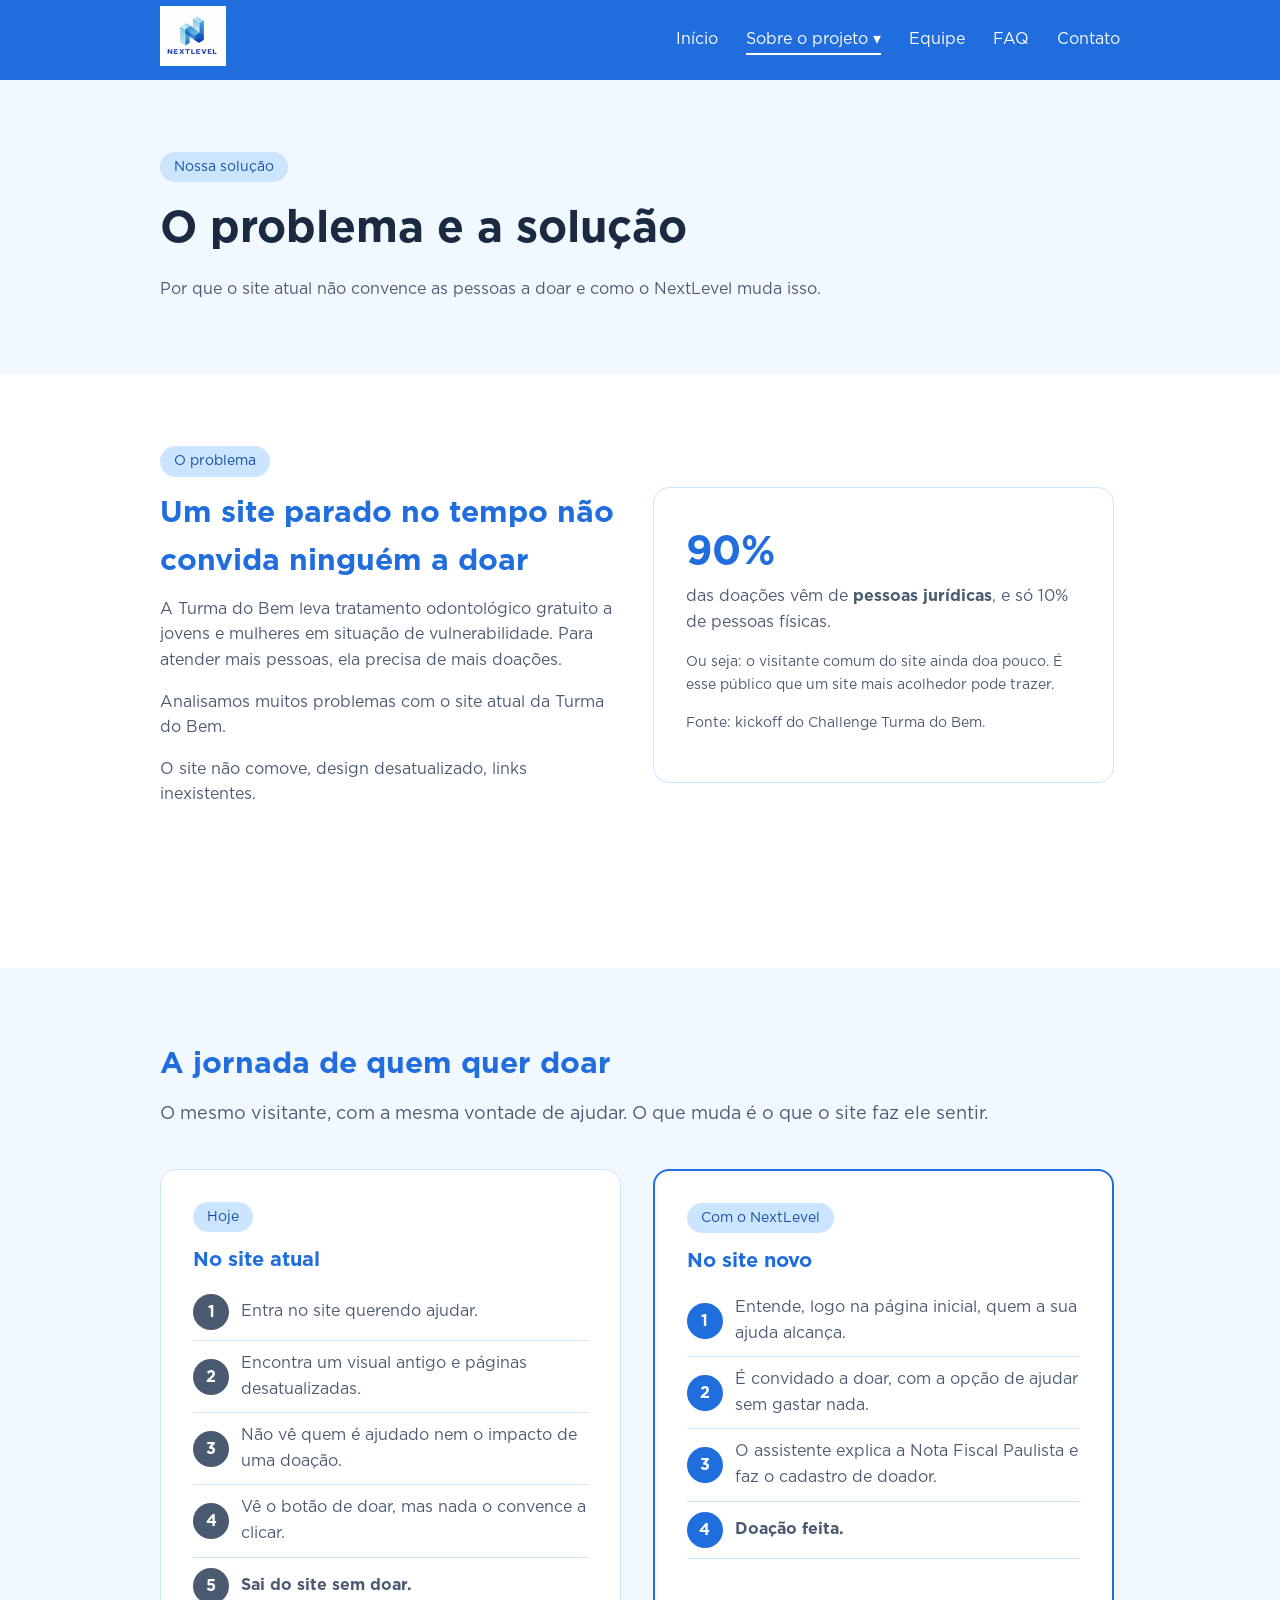
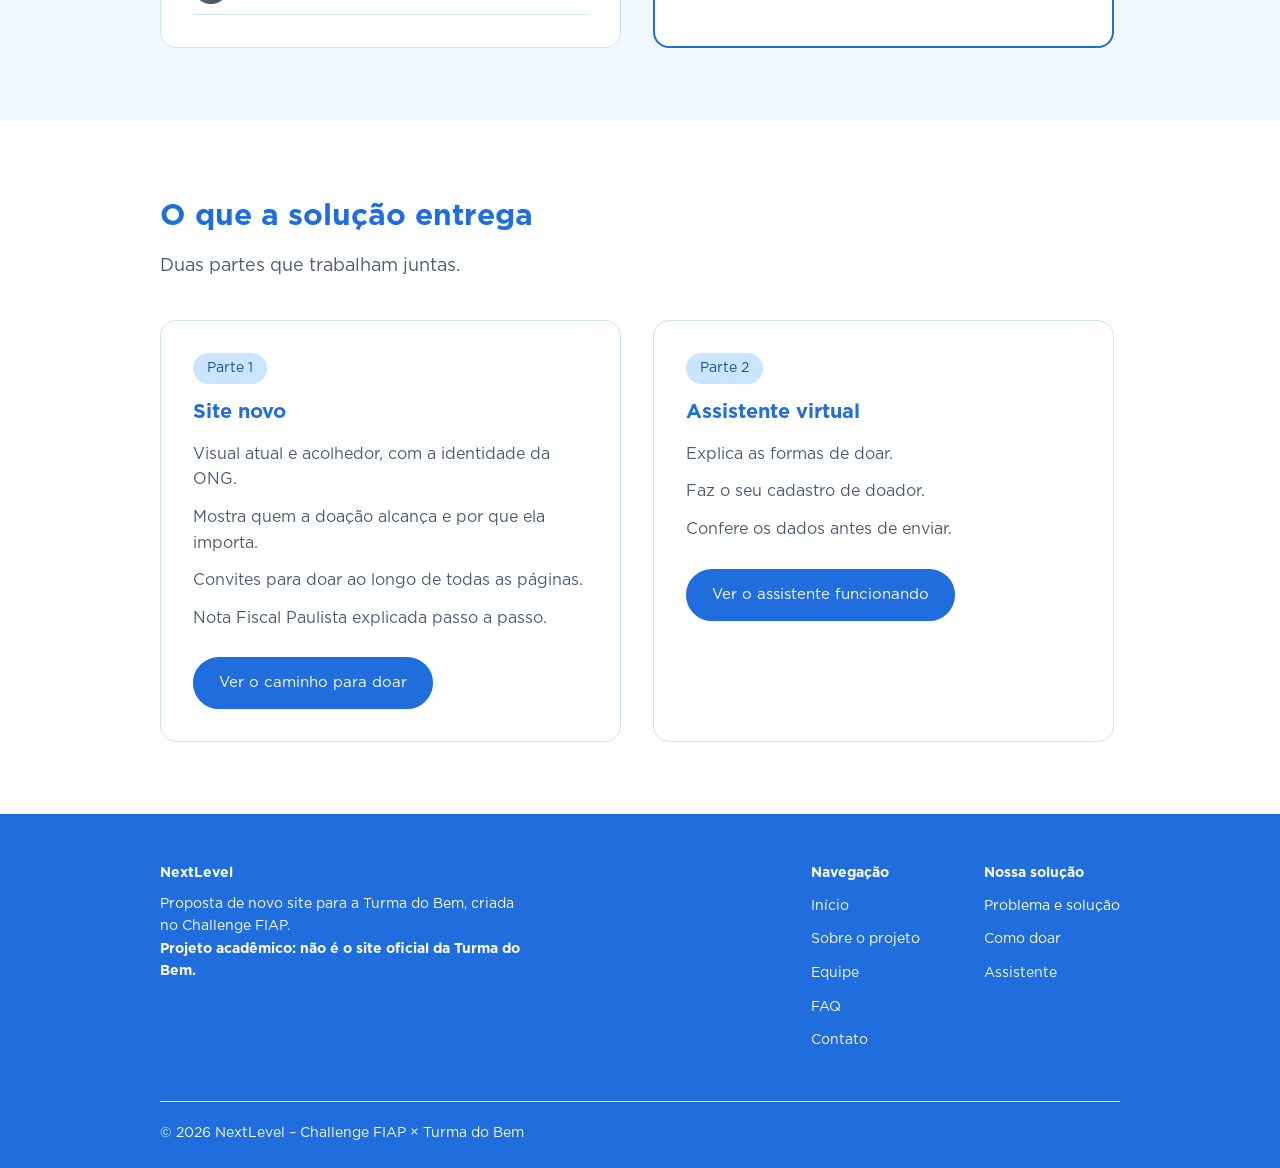
<file: pages/problema-solucao.html>
<!doctype html>
<html lang="pt-BR">
  <head>
    <meta charset="UTF-8" />
    <meta name="viewport" content="width=device-width, initial-scale=1.0" />
    <meta
      name="description"
      content="O problema que o NextLevel resolve: um site parado no tempo, que não emociona nem convida o visitante a doar para a Turma do Bem."
    />

    <link rel="stylesheet" href="../css/fonts.css" />
    <link rel="stylesheet" href="../css/style.css" />

    <title>Problema e solução | NextLevel</title>
    <script src="../js/menu.js" defer></script>
  </head>

  <body>
    <!-- Cabeçalho -->

    <header class="site-header">
      <div class="container header-content">
        <a href="../index.html" class="logo">
          <img
            src="../imagens/logo_nextlevel.png"
            alt="NextLevel - página inicial"
          />
        </a>

        <!-- Menu hambúrguer -->
        <button
          class="menu-toggle"
          type="button"
          aria-label="Abrir menu"
        >
          <span class="menu-toggle-barra"></span>
          <span class="menu-toggle-barra"></span>
          <span class="menu-toggle-barra"></span>
        </button>

        <nav class="menu-principal" aria-label="Menu principal">
          <ul class="nav-list">
            <li><a href="../index.html">Início</a></li>
            <li class="submenu">
              <a href="sobre.html" class="active">Sobre o projeto &#9662;</a>
              <!-- Submenu -->
              <ul class="submenu-lista">
                <li><a href="problema-solucao.html">Problema e solução</a></li>
                <li><a href="como-doar.html">Como doar</a></li>
                <li><a href="assistente.html">Assistente</a></li>
              </ul>
            </li>
            <li><a href="integrantes.html">Equipe</a></li>
            <li><a href="faq.html">FAQ</a></li>
            <li><a href="contato.html">Contato</a></li>
          </ul>
        </nav>
      </div>
    </header>

    <!-- Conteúdo principal -->
    <main>

      <section class="section section-alt">
        <div class="container">
          <span class="tag">Nossa solução</span>
          <h1>O problema e a solução</h1>
          <p>
            Por que o site atual não convence as pessoas a doar e como o
            NextLevel muda isso.
          </p>
        </div>
      </section>

      <section class="section">
        <div class="container">
          <article class="about-block linha">
            <div class="col-2">
              <span class="tag">O problema</span>
              <h2>Um site parado no tempo não convida ninguém a doar</h2>
              <p>
                A Turma do Bem leva tratamento odontológico gratuito a jovens e
                mulheres em situação de vulnerabilidade. Para atender mais
                pessoas, ela precisa de mais doações.
              </p>
              <p>
                Analisamos muitos problemas com o site atual da Turma do Bem.
              </p>
              <p>
                O site não comove, design desatualizado, links inexistentes.
              </p>
            </div>

            <div class="card col-2">
              <span class="numero">90%</span>
              <p>
                das doações vêm de <strong>pessoas jurídicas</strong>, e só 10%
                de pessoas físicas.
              </p>
              <p class="nota">
                Ou seja: o visitante comum do site ainda doa pouco. É esse
                público que um site mais acolhedor pode trazer.
              </p>
              <p class="nota">Fonte: kickoff do Challenge Turma do Bem.</p>
            </div>
          </article>
        </div>
      </section>

      <section class="section section-alt">
        <div class="container">
          <h2>A jornada de quem quer doar</h2>
          <p class="subtitle">
            O mesmo visitante, com a mesma vontade de ajudar. O que muda é o
            que o site faz ele sentir.
          </p>

          <div class="linha">
            <article class="card col-2">
              <span class="tag">Hoje</span>
              <h3>No site atual</h3>
              <ol class="jornada">
                <li>
                  <span class="passo passo-cinza">1</span>
                  Entra no site querendo ajudar.
                </li>
                <li>
                  <span class="passo passo-cinza">2</span>
                  Encontra um visual antigo e páginas desatualizadas.
                </li>
                <li>
                  <span class="passo passo-cinza">3</span>
                  Não vê quem é ajudado nem o impacto de uma doação.
                </li>
                <li>
                  <span class="passo passo-cinza">4</span>
                  Vê o botão de doar, mas nada o convence a clicar.
                </li>
                <li>
                  <span class="passo passo-cinza">5</span>
                  <strong>Sai do site sem doar.</strong>
                </li>
              </ol>
            </article>

            <article class="card card-destaque col-2">
              <span class="tag">Com o NextLevel</span>
              <h3>No site novo</h3>
              <ol class="jornada">
                <li>
                  <span class="passo">1</span>
                  Entende, logo na página inicial, quem a sua ajuda alcança.
                </li>
                <li>
                  <span class="passo">2</span>
                  É convidado a doar, com a opção de ajudar sem gastar nada.
                </li>
                <li>
                  <span class="passo">3</span>
                  O assistente explica a Nota Fiscal Paulista e faz o cadastro de doador.
                </li>
                <li>
                  <span class="passo">4</span>
                  <strong>Doação feita.</strong>
                </li>
              </ol>
            </article>
          </div>
        </div>
      </section>

      <section class="section">
        <div class="container">
          <h2>O que a solução entrega</h2>
          <p class="subtitle">Duas partes que trabalham juntas.</p>

          <div class="linha">
            <article class="card col-2">
              <span class="tag">Parte 1</span>
              <h3>Site novo</h3>
              <ul class="lista-simples">
                <li>Visual atual e acolhedor, com a identidade da ONG.</li>
                <li>Mostra quem a doação alcança e por que ela importa.</li>
                <li>Convites para doar ao longo de todas as páginas.</li>
                <li>Nota Fiscal Paulista explicada passo a passo.</li>
              </ul>
              <a href="como-doar.html" class="btn btn-primary botao-card"
                >Ver o caminho para doar</a
              >
            </article>

            <article class="card col-2">
              <span class="tag">Parte 2</span>
              <h3>Assistente virtual</h3>
              <ul class="lista-simples">
                <li>Explica as formas de doar.</li>
                <li>Faz o seu cadastro de doador.</li>
                <li>Confere os dados antes de enviar.</li>
              </ul>
              <a href="assistente.html" class="btn btn-primary botao-card"
                >Ver o assistente funcionando</a
              >
            </article>
          </div>
        </div>
      </section>
    </main>

    <!-- Rodapé -->

    <footer class="site-footer">
      <div class="container">
        <div class="footer-content">
          <div>
            <p class="footer-title">NextLevel</p>
            <p>
              Proposta de novo site para a Turma do Bem, criada no Challenge
              FIAP.<br />
              <strong
                >Projeto acadêmico: não é o site oficial da Turma do
                Bem.</strong
              >
            </p>
          </div>

          <nav aria-label="Links do rodapé" class="footer-nav">
            <div>
              <p class="footer-title">Navegação</p>
              <ul class="footer-links">
                <li><a href="../index.html">Início</a></li>
                <li><a href="sobre.html">Sobre o projeto</a></li>
                <li><a href="integrantes.html">Equipe</a></li>
                <li><a href="faq.html">FAQ</a></li>
                <li><a href="contato.html">Contato</a></li>
              </ul>
            </div>

            <div>
              <p class="footer-title">Nossa solução</p>
              <ul class="footer-links">
                <li><a href="problema-solucao.html">Problema e solução</a></li>
                <li><a href="como-doar.html">Como doar</a></li>
                <li><a href="assistente.html">Assistente</a></li>
              </ul>
            </div>
          </nav>
        </div>

        <p class="footer-bottom">
          &copy; 2026 NextLevel &ndash; Challenge FIAP &times; Turma do Bem
        </p>
      </div>
    </footer>
  </body>
</html>
</file>
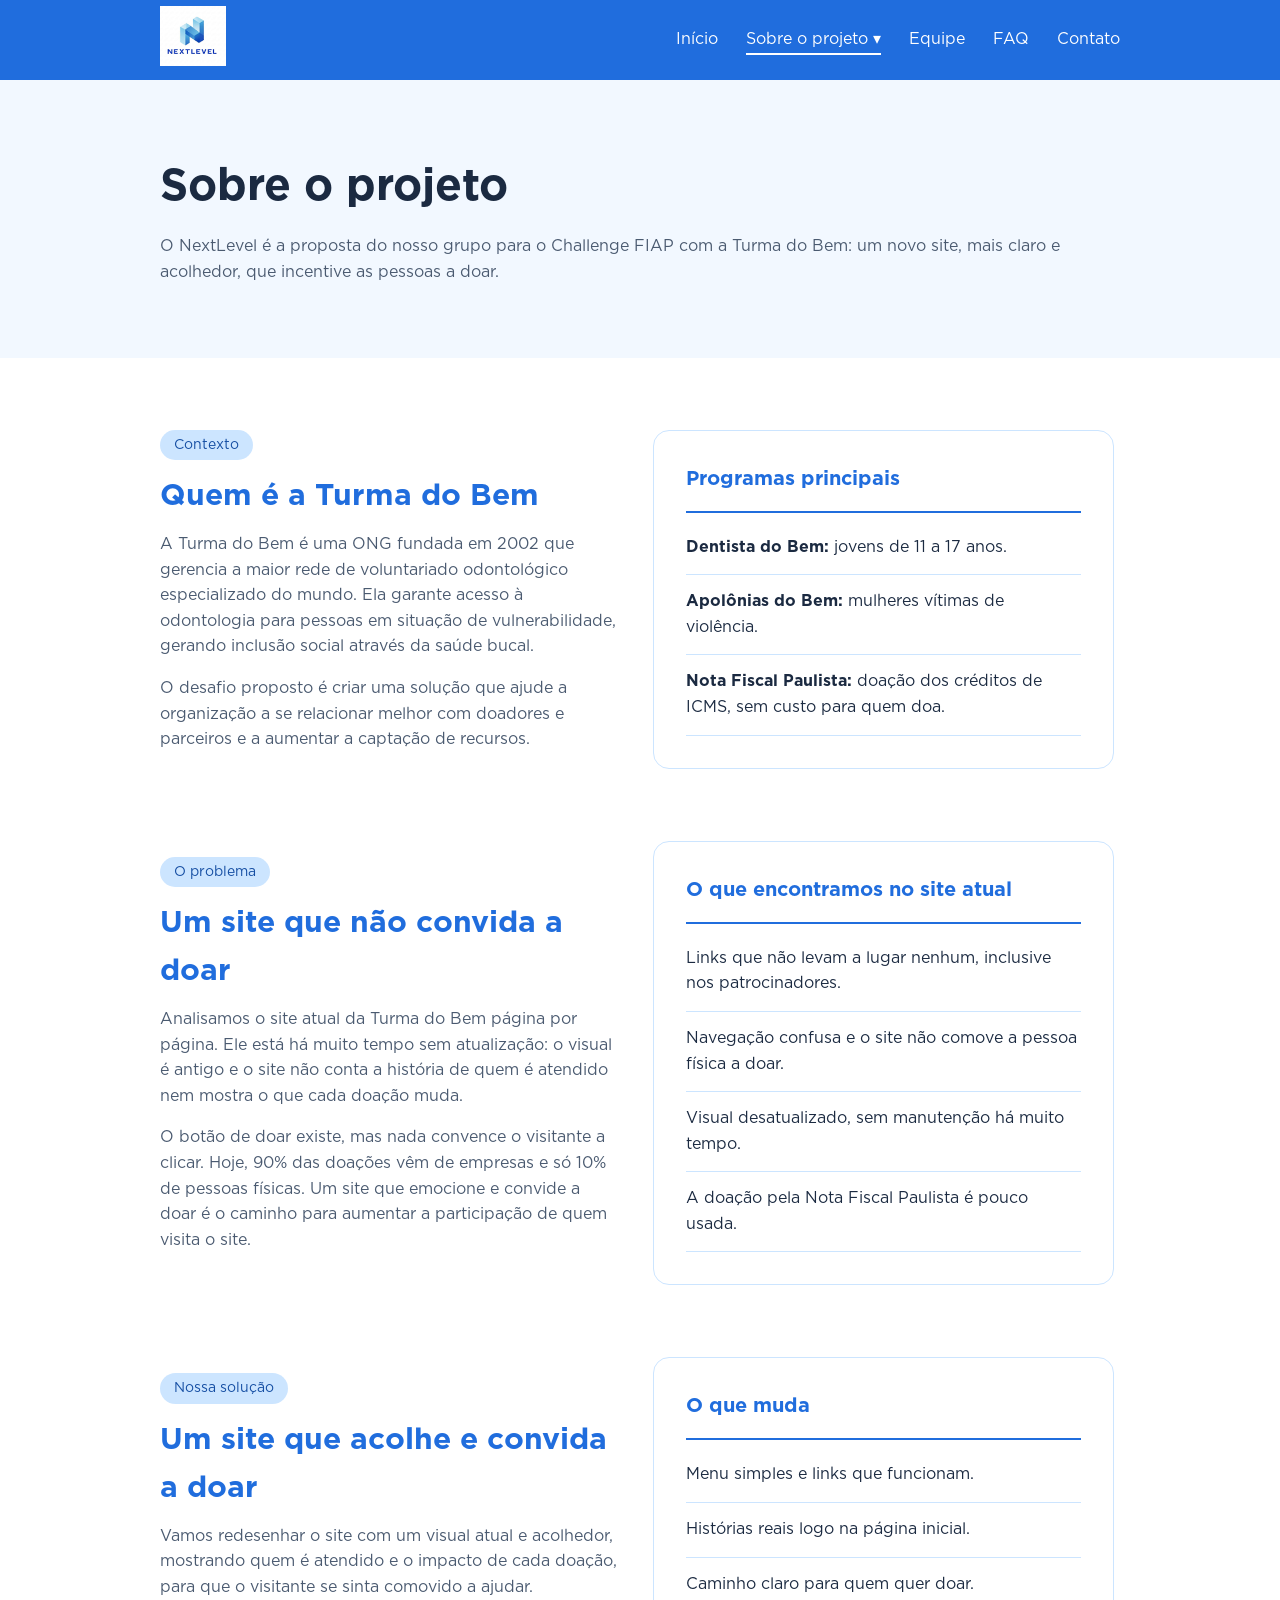
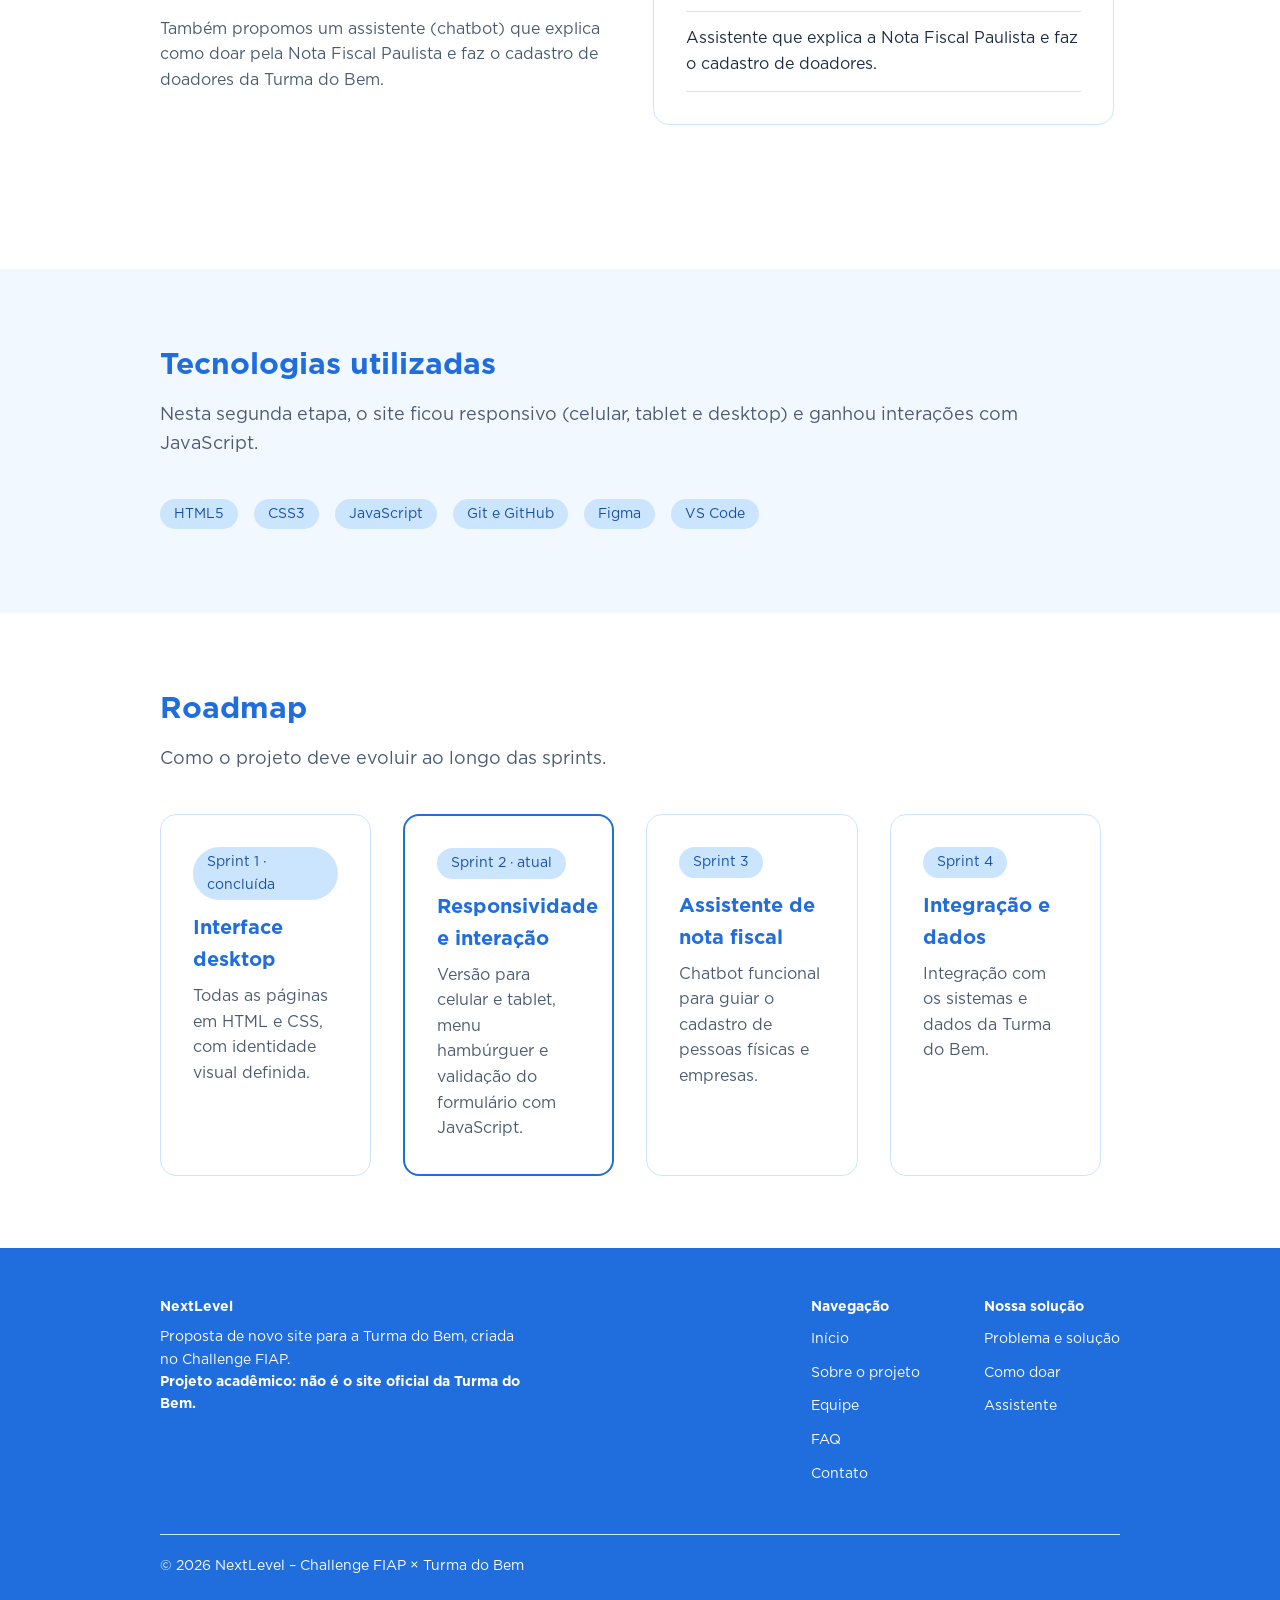
<file: pages/sobre.html>
<!doctype html>
<html lang="pt-BR">
  <head>
    <meta charset="UTF-8" />
    <meta name="viewport" content="width=device-width, initial-scale=1.0" />
    <meta
      name="description"
      content="Roadmap do NextLevel,problemas encontrados e soluções propostas"
    />

    <link rel="stylesheet" href="../css/fonts.css" />
    <link rel="stylesheet" href="../css/style.css" />

    <title>Sobre o projeto | NextLevel</title>
    <script src="../js/menu.js" defer></script>
  </head>

  <body>
    <!-- Cabeçalho -->
    <header class="site-header">
      <div class="container header-content">
        <a href="../index.html" class="logo">
          <img
            src="../imagens/logo_nextlevel.png"
            alt="NextLevel - página inicial"
          />
        </a>

        <!-- Menu hambúrguer -->
        <button
          class="menu-toggle"
          type="button"
          aria-label="Abrir menu"
        >
          <span class="menu-toggle-barra"></span>
          <span class="menu-toggle-barra"></span>
          <span class="menu-toggle-barra"></span>
        </button>

        <nav class="menu-principal" aria-label="Menu principal">
          <ul class="nav-list">
            <li><a href="../index.html">Início</a></li>
            <li class="submenu">
              <a href="sobre.html" class="active">Sobre o projeto &#9662;</a>
              <!-- Submenu -->
              <ul class="submenu-lista">
                <li><a href="problema-solucao.html">Problema e solução</a></li>
                <li><a href="como-doar.html">Como doar</a></li>
                <li><a href="assistente.html">Assistente</a></li>
              </ul>
            </li>
            <li><a href="integrantes.html">Equipe</a></li>
            <li><a href="faq.html">FAQ</a></li>
            <li><a href="contato.html">Contato</a></li>
          </ul>
        </nav>
      </div>
    </header>

    <!-- Conteúdo principal -->
    <main>
      <section class="section section-alt">
        <div class="container">
          <h1>Sobre o projeto</h1>
          <p>
            O NextLevel é a proposta do nosso grupo para o Challenge FIAP com a
            Turma do Bem: um novo site, mais claro e acolhedor, que incentive as
            pessoas a doar.
          </p>
        </div>
      </section>

      <section class="section">
        <div class="container">
          <article class="about-block linha">
            <div class="col-2">
              <span class="tag">Contexto</span>
              <h2>Quem é a Turma do Bem</h2>
              <p>
                A Turma do Bem é uma ONG fundada em 2002 que gerencia a maior
                rede de voluntariado odontológico especializado do mundo. Ela
                garante acesso à odontologia para pessoas em situação de
                vulnerabilidade, gerando inclusão social através da saúde bucal.
              </p>
              <p>
                O desafio proposto é criar uma solução que ajude a organização a
                se relacionar melhor com doadores e parceiros e a aumentar a
                captação de recursos.
              </p>
            </div>
            <div class="card card-lista col-2">
              <h3>Programas principais</h3>
              <ul>
                <li>
                  <strong>Dentista do Bem:</strong> jovens de 11 a 17 anos.
                </li>
                <li>
                  <strong>Apolônias do Bem:</strong> mulheres vítimas de
                  violência.
                </li>
                <li>
                  <strong>Nota Fiscal Paulista:</strong> doação dos créditos de
                  ICMS, sem custo para quem doa.
                </li>
              </ul>
            </div>
          </article>

          <article class="about-block linha">
            <div class="col-2">
              <span class="tag">O problema</span>
              <h2>Um site que não convida a doar</h2>
              <p>
                Analisamos o site atual da Turma do Bem página por página. Ele
                está há muito tempo sem atualização: o visual é antigo e o site
                não conta a história de quem é atendido nem mostra o que cada
                doação muda.
              </p>
              <p>
                O botão de doar existe, mas nada convence o visitante a clicar.
                Hoje, 90% das doações vêm de empresas e só 10% de pessoas
                físicas. Um site que emocione e convide a doar é o caminho para
                aumentar a participação de quem visita o site.
              </p>
            </div>
            <div class="card card-lista col-2">
              <h3>O que encontramos no site atual</h3>
              <ul>
                <li>
                  Links que não levam a lugar nenhum, inclusive nos
                  patrocinadores.
                </li>
                <li>
                  Navegação confusa e o site não comove a pessoa física a doar.
                </li>
                <li>Visual desatualizado, sem manutenção há muito tempo.</li>
                <li>A doação pela Nota Fiscal Paulista é pouco usada.</li>
              </ul>
            </div>
          </article>

          <article class="about-block linha">
            <div class="col-2">
              <span class="tag">Nossa solução</span>
              <h2>Um site que acolhe e convida a doar</h2>
              <p>
                Vamos redesenhar o site com um visual atual e acolhedor,
                mostrando quem é atendido e o impacto de cada doação, para que o
                visitante se sinta comovido a ajudar.
              </p>
              <p>
                Também propomos um assistente (chatbot) que explica como doar
                pela Nota Fiscal Paulista e faz o cadastro de doadores da Turma
                do Bem.
              </p>
            </div>
            <div class="card card-lista col-2">
              <h3>O que muda</h3>
              <ul>
                <li>Menu simples e links que funcionam.</li>
                <li>Histórias reais logo na página inicial.</li>
                <li>Caminho claro para quem quer doar.</li>
                <li>
                  Assistente que explica a Nota Fiscal Paulista e faz o cadastro
                  de doadores.
                </li>
              </ul>
            </div>
          </article>
        </div>
      </section>

      <section class="section section-alt">
        <div class="container">
          <h2>Tecnologias utilizadas</h2>
          <p class="subtitle">
            Nesta segunda etapa, o site ficou responsivo (celular, tablet e
            desktop) e ganhou interações com JavaScript.
          </p>
          <ul class="flex">
            <li class="tag">HTML5</li>
            <li class="tag">CSS3</li>
            <li class="tag">JavaScript</li>
            <li class="tag">Git e GitHub</li>
            <li class="tag">Figma</li>
            <li class="tag">VS Code</li>
          </ul>
        </div>
      </section>

      <section class="section">
        <div class="container">
          <h2>Roadmap</h2>
          <p class="subtitle">
            Como o projeto deve evoluir ao longo das sprints.
          </p>

          <ol class="linha">
            <li class="card col-4">
              <span class="tag">Sprint 1 &middot; concluída</span>
              <h3>Interface desktop</h3>
              <p>
                Todas as páginas em HTML e CSS, com identidade visual definida.
              </p>
            </li>
            <li class="card card-destaque col-4">
              <span class="tag">Sprint 2 &middot; atual</span>
              <h3>Responsividade e interação</h3>
              <p>
                Versão para celular e tablet, menu hambúrguer e validação do
                formulário com JavaScript.
              </p>
            </li>
            <li class="card col-4">
              <span class="tag">Sprint 3</span>
              <h3>Assistente de nota fiscal</h3>
              <p>
                Chatbot funcional para guiar o cadastro de pessoas físicas e
                empresas.
              </p>
            </li>
            <li class="card col-4">
              <span class="tag">Sprint 4</span>
              <h3>Integração e dados</h3>
              <p>Integração com os sistemas e dados da Turma do Bem.</p>
            </li>
          </ol>
        </div>
      </section>
    </main>

    <!-- Rodapé -->
    <footer class="site-footer">
      <div class="container">
        <div class="footer-content">
          <div>
            <p class="footer-title">NextLevel</p>
            <p>
              Proposta de novo site para a Turma do Bem, criada no Challenge
              FIAP.<br />
              <strong
                >Projeto acadêmico: não é o site oficial da Turma do
                Bem.</strong
              >
            </p>
          </div>

          <nav aria-label="Links do rodapé" class="footer-nav">
            <div>
              <p class="footer-title">Navegação</p>
              <ul class="footer-links">
                <li><a href="../index.html">Início</a></li>
                <li><a href="sobre.html">Sobre o projeto</a></li>
                <li><a href="integrantes.html">Equipe</a></li>
                <li><a href="faq.html">FAQ</a></li>
                <li><a href="contato.html">Contato</a></li>
              </ul>
            </div>

            <div>
              <p class="footer-title">Nossa solução</p>
              <ul class="footer-links">
                <li><a href="problema-solucao.html">Problema e solução</a></li>
                <li><a href="como-doar.html">Como doar</a></li>
                <li><a href="assistente.html">Assistente</a></li>
              </ul>
            </div>
          </nav>
        </div>

        <p class="footer-bottom">
          &copy; 2026 NextLevel &ndash; Challenge FIAP &times; Turma do Bem
        </p>
      </div>
    </footer>
  </body>
</html>
</file>
<file: css/fonts.css>
@font-face {
    font-family: "Gotham";
    src: url("../fonts/Gotham-Medium.otf") format("opentype");
    font-weight: 500;
    font-style: normal;
}

@font-face {
    font-family: "Gotham";
    src: url("../fonts/Gotham-Book.otf") format("opentype");
    font-weight: 400;
    font-style: normal;
}


@font-face {
    font-family: "Gotham";
    src: url("../fonts/Gotham-Bold.otf") format("opentype");
    font-weight: 700;
    font-style: normal;
}
</file>
<file: css/style.css>
/* Variáveis */
:root {
    --cor-principal: #206DDD;
    --cor-principal-escura: #154EA3;
    --cor-clara: #CCE5FF;
    --cor-fundo-claro: #F2F8FF;
    --cor-branca: #FFFFFF;
    --cor-texto: #1B2A41;
    --cor-texto-secundario: #4A5A70;
    --cor-erro: #D93025;
    --cor-sucesso: #1E8E3E;

    --fonte: "Gotham", Arial, sans-serif;

    --raio-pequeno: 0.5rem;
    --raio-medio: 1rem;
    --raio-grande: 1.875rem;

    --sombra: 0 0.25rem 0.75rem rgba(27, 42, 65, 0.15);
}

/* Base */
html {
    font-size: 100%;
}

* {
    margin: 0;
    padding: 0;
    box-sizing: border-box;
}

body {
    font-family: var(--fonte);
    font-size: 1rem;
    line-height: 1.6;
    color: var(--cor-texto);
    background-color: var(--cor-branca);
}

h1 {
    font-size: 2.75rem;
    margin-bottom: 0.75rem;
}

h2 {
    font-size: 1.875rem;
    color: var(--cor-principal);
    margin-bottom: 0.75rem;
}

h3 {
    font-size: 1.25rem;
    color: var(--cor-principal);
    margin-bottom: 0.5rem;
}

p {
    color: var(--cor-texto-secundario);
}

a {
    color: var(--cor-principal);
}

ul,
ol {
    list-style: none;
}

.subtitle {
    font-size: 1.125rem;
    margin-bottom: 2.5rem;
}

.nota {
    font-size: 0.875rem;
    margin-top: 0.5rem;
}

/* Layout */
.container {
    width: 90%;
    margin: 0 auto;
}

.section {
    padding: 4.5rem 0;
}

.section-alt {
    background-color: var(--cor-fundo-claro);
}

.linha {
    display: flex;
    flex-wrap: wrap;
    gap: 2rem;
}

.col-2 {
    width: 48%;
}

.col-3 {
    width: 31%;
}

.col-4 {
    width: 22%;
}

.flex {
    display: flex;
    align-items: center;
    gap: 1rem;
}

/* Componentes */
.btn {
    display: inline-block;
    padding: 0.75rem 1.5rem;
    border-radius: var(--raio-grande);
    border: 0.125rem solid var(--cor-principal);
    font-family: var(--fonte);
    font-size: 0.9375rem;
    text-decoration: none;
    cursor: pointer;
}

.btn-primary {
    background-color: var(--cor-principal);
    color: var(--cor-branca);
}

.btn-primary:hover {
    background-color: var(--cor-principal-escura);
}

.btn-secondary {
    background-color: var(--cor-branca);
    color: var(--cor-principal);
}

.btn-secondary:hover {
    background-color: var(--cor-clara);
}

.tag {
    display: inline-block;
    padding: 0.25rem 0.875rem;
    border-radius: var(--raio-grande);
    background-color: var(--cor-clara);
    color: var(--cor-principal-escura);
    font-size: 0.875rem;
    margin-bottom: 0.75rem;
}

.card {
    background-color: var(--cor-branca);
    border: 0.0625rem solid var(--cor-clara);
    border-radius: var(--raio-medio);
    padding: 2rem;
}

.card-destaque {
    border: 0.125rem solid var(--cor-principal);
}

.card-lista h3 {
    padding-bottom: 1rem;
    border-bottom: 0.125rem solid var(--cor-principal);
}

.card-lista li {
    padding: 0.875rem 0;
    border-bottom: 0.0625rem solid var(--cor-clara);
}

.numero {
    display: block;
    font-size: 2.5rem;
    font-weight: 700;
    color: var(--cor-principal);
}

/* Header e menu */
.site-header {
    background-color: var(--cor-principal);
}

.header-content {
    display: flex;
    align-items: center;
    justify-content: space-between;
    height: 5rem;
}

.logo img {
    height: 3.75rem;
}

.nav-list {
    display: flex;
    gap: 1.75rem;
}

.nav-list a {
    color: var(--cor-branca);
    text-decoration: none;
    padding: 0.375rem 0;
}

.nav-list a:hover,
.nav-list a.active {
    border-bottom: 0.125rem solid var(--cor-branca);
}

.submenu {
    position: relative;
}

.submenu-lista {
    display: none;
    position: absolute;
    top: 100%;
    left: 0;
    width: 12.5rem;
    padding: 0.5rem 0;
    background-color: var(--cor-branca);
    border: 0.0625rem solid var(--cor-clara);
    border-radius: var(--raio-pequeno);
    box-shadow: var(--sombra);
}

.submenu:hover .submenu-lista {
    display: block;
}

.submenu-lista a {
    display: block;
    padding: 0.5rem 1rem;
    color: var(--cor-principal);
}

.submenu-lista a:hover {
    border-bottom: none;
    background-color: var(--cor-fundo-claro);
}

.menu-toggle {
    display: none;
    flex-direction: column;
    gap: 0.3rem;
    padding: 0.5rem;
    background: none;
    border: none;
    cursor: pointer;
}

.menu-toggle-barra {
    width: 1.75rem;
    height: 0.2rem;
    background-color: var(--cor-branca);
    border-radius: 0.125rem;
}

/* Footer */
.site-footer {
    background-color: var(--cor-principal);
    color: var(--cor-branca);
    padding: 3rem 0 1.5rem;
}

.site-footer p {
    color: var(--cor-branca);
    font-size: 0.875rem;
}

.footer-content {
    display: flex;
    justify-content: space-between;
}

.footer-content p {
    width: 22.5rem;
}

.footer-title {
    font-weight: 700;
    margin-bottom: 0.5rem;
}

.footer-nav {
    display: flex;
    gap: 4rem;
}

.footer-nav p {
    width: auto;
}

.footer-links li {
    margin-bottom: 0.5rem;
}

.footer-links a {
    color: var(--cor-branca);
    text-decoration: none;
    font-size: 0.875rem;
}

.footer-links a:hover {
    text-decoration: underline;
}

.footer-bottom {
    margin-top: 2.5rem;
    padding-top: 1.25rem;
    border-top: 0.0625rem solid var(--cor-clara);
}

/* Página inicial */
.hero {
    background-color: var(--cor-fundo-claro);
    padding: 6rem 0;
}

.hero .linha {
    align-items: center;
}

.hero h1 {
    font-size: 3.25rem;
    line-height: 1.2;
    margin-bottom: 1.25rem;
}

.hero h1 span {
    color: var(--cor-principal);
}

.passo {
    display: inline-block;
    width: 2.25rem;
    height: 2.25rem;
    line-height: 2.25rem;
    text-align: center;
    border-radius: 50%;
    background-color: var(--cor-principal);
    color: var(--cor-branca);
    font-weight: 700;
    margin-bottom: 1rem;
}

.cta-box {
    display: flex;
    align-items: center;
    justify-content: space-between;
    gap: 2.5rem;
    background-color: var(--cor-principal);
    border-radius: var(--raio-medio);
    padding: 3.5rem;
}

.cta-box h2,
.cta-box p {
    color: var(--cor-branca);
}

.cta-box .btn-primary {
    background-color: var(--cor-branca);
    color: var(--cor-principal);
    white-space: nowrap;
}

/* Sobre */
.about-block {
    align-items: center;
    margin-bottom: 4.5rem;
}

.about-block p {
    margin-bottom: 1rem;
}

/* Integrantes */
.member-photo {
    width: 5.5rem;
    height: 5.5rem;
    border-radius: 50%;
    object-fit: cover;
    flex-shrink: 0;
}

dt {
    font-weight: 700;
    font-size: 0.875rem;
    margin-top: 1rem;
}

dd {
    color: var(--cor-texto-secundario);
    margin-bottom: 1rem;
}

/* FAQ */
.faq-list {
    width: 53.75rem;
    margin: 0 auto;
}

.faq-item {
    border: 0.0625rem solid var(--cor-clara);
    border-radius: var(--raio-pequeno);
    margin-bottom: 0.75rem;
}

.faq-item summary {
    cursor: pointer;
    padding: 1.25rem 1.5rem;
    font-weight: 500;
}

.faq-item p {
    padding: 0 1.5rem 1.25rem;
}

/* Contato */
.form-group {
    display: flex;
    flex-direction: column;
    margin-bottom: 1.25rem;
}

.form-group label {
    font-size: 0.875rem;
    margin-bottom: 0.375rem;
}

.form-group input,
.form-group select,
.form-group textarea {
    font-family: var(--fonte);
    font-size: 0.9375rem;
    padding: 0.625rem 0.625rem;
    border: 0.0625rem solid var(--cor-clara);
    border-radius: var(--raio-pequeno);
    background-color: var(--cor-branca);
}

.form-group textarea {
    height: 8.75rem;
}

.form-group input:focus,
.form-group select:focus,
.form-group textarea:focus {
    outline: none;
    border-color: var(--cor-principal);
}

.form-group .campo-erro {
    border-color: var(--cor-erro);
}

.mensagem-erro {
    color: var(--cor-erro);
    font-size: 0.85rem;
    margin-top: 0.25rem;
}

.mensagem-sucesso {
    color: var(--cor-sucesso);
    font-weight: 700;
    margin-top: 1rem;
}

aside .card {
    margin-bottom: 1.5rem;
}

/* Páginas da solução */
.botao-card {
    margin-top: 1.25rem;
}

.lista-simples li {
    padding: 0.375rem 0;
    color: var(--cor-texto-secundario);
}

.jornada li {
    display: flex;
    align-items: center;
    gap: 0.75rem;
    padding: 0.625rem 0;
    border-bottom: 0.0625rem solid var(--cor-clara);
    color: var(--cor-texto-secundario);
}

.jornada .passo {
    margin-bottom: 0;
    flex-shrink: 0;
}

.passo-cinza {
    background-color: var(--cor-texto-secundario);
}

.chat {
    padding: 0;
}

.chat-topo {
    padding: 1.25rem 1.5rem;
    border-bottom: 0.0625rem solid var(--cor-clara);
}

.chat-avatar {
    display: inline-block;
    width: 3rem;
    height: 3rem;
    line-height: 3rem;
    text-align: center;
    border-radius: 50%;
    background-color: var(--cor-principal);
    color: var(--cor-branca);
    font-weight: 700;
    flex-shrink: 0;
}

.chat-nome {
    font-size: 1.125rem;
    margin-bottom: 0;
}

.chat-topo .nota {
    margin-top: 0;
}

.chat-mensagens {
    display: flex;
    flex-direction: column;
    align-items: flex-start;
    gap: 0.5rem;
    padding: 1.25rem;
    background-color: var(--cor-fundo-claro);
}

.msg {
    padding: 0.5rem 0.875rem;
    border-radius: var(--raio-medio);
    font-size: 0.875rem;
    line-height: 1.5;
}

.msg-bot {
    margin-right: 15%;
    background-color: var(--cor-branca);
    border: 0.0625rem solid var(--cor-clara);
    color: var(--cor-texto);
}

.msg-usuario {
    background-color: var(--cor-principal);
    color: var(--cor-branca);
    margin-left: auto;
}

.chat-opcoes {
    gap: 0.5rem;
}

.opcao {
    padding: 0.25rem 0.75rem;
    border: 0.0625rem solid var(--cor-principal);
    border-radius: var(--raio-grande);
    background-color: var(--cor-branca);
    color: var(--cor-principal);
    font-family: var(--fonte);
    font-size: 0.875rem;
    cursor: pointer;
}

.opcao:hover {
    background-color: var(--cor-clara);
}

.chat-resposta {
    display: none;
}

.chat-resposta.show {
    display: flex;
    flex-direction: column;
    align-items: flex-start;
    gap: 0.5rem;
    width: 100%;
}

/* Media queries */
@media (max-width: 991px) {
    .header-content {
        flex-wrap: wrap;
        height: auto;
        min-height: 5rem;
        padding: 0.625rem 0;
    }

    .menu-toggle {
        display: flex;
    }

    .menu-principal {
        display: none;
        width: 100%;
        padding-bottom: 1rem;
    }

    .menu-principal.menu-aberto {
        display: block;
    }

    .nav-list {
        flex-direction: column;
        gap: 0;
    }

    .nav-list a {
        display: block;
        padding: 0.75rem 0;
    }

    .submenu-lista {
        display: block;
        position: static;
        width: auto;
        padding: 0 0 0 1rem;
        background-color: transparent;
        border: none;
        box-shadow: none;
    }

    .submenu-lista a {
        color: var(--cor-branca);
        padding: 0.625rem 0;
    }

    .submenu-lista a:hover {
        background-color: transparent;
    }

    html {
        font-size: 93.75%;
    }

    .col-2,
    .col-3,
    .col-4 {
        width: 47%;
    }

    .cta-box,
    .footer-content {
        flex-direction: column;
        align-items: flex-start;
    }

    .footer-content {
        gap: 2rem;
    }

    .footer-content p,
    .faq-list {
        width: auto;
    }
}

@media (max-width: 767px) {
    html {
        font-size: 90%;
    }

    .col-2,
    .col-3,
    .col-4 {
        width: 100%;
    }

    h1,
    .hero h1 {
        font-size: 2.25rem;
    }

    .section,
    .hero {
        padding: 3rem 0;
    }

    .cta-box {
        padding: 1.75rem 1.5rem;
    }

    .flex,
    .footer-nav {
        flex-wrap: wrap;
    }
}

@media (max-width: 480px) {
    .flex .btn,
    .cta-box .btn {
        width: 100%;
        text-align: center;
    }
}

@media (min-width: 992px) {
    .container {
        width: 60rem;
    }
}

@media (min-width: 1300px) {
    .container {
        width: 77.5rem;
    }

    .section {
        padding: 6rem 0;
    }
}
</file>
